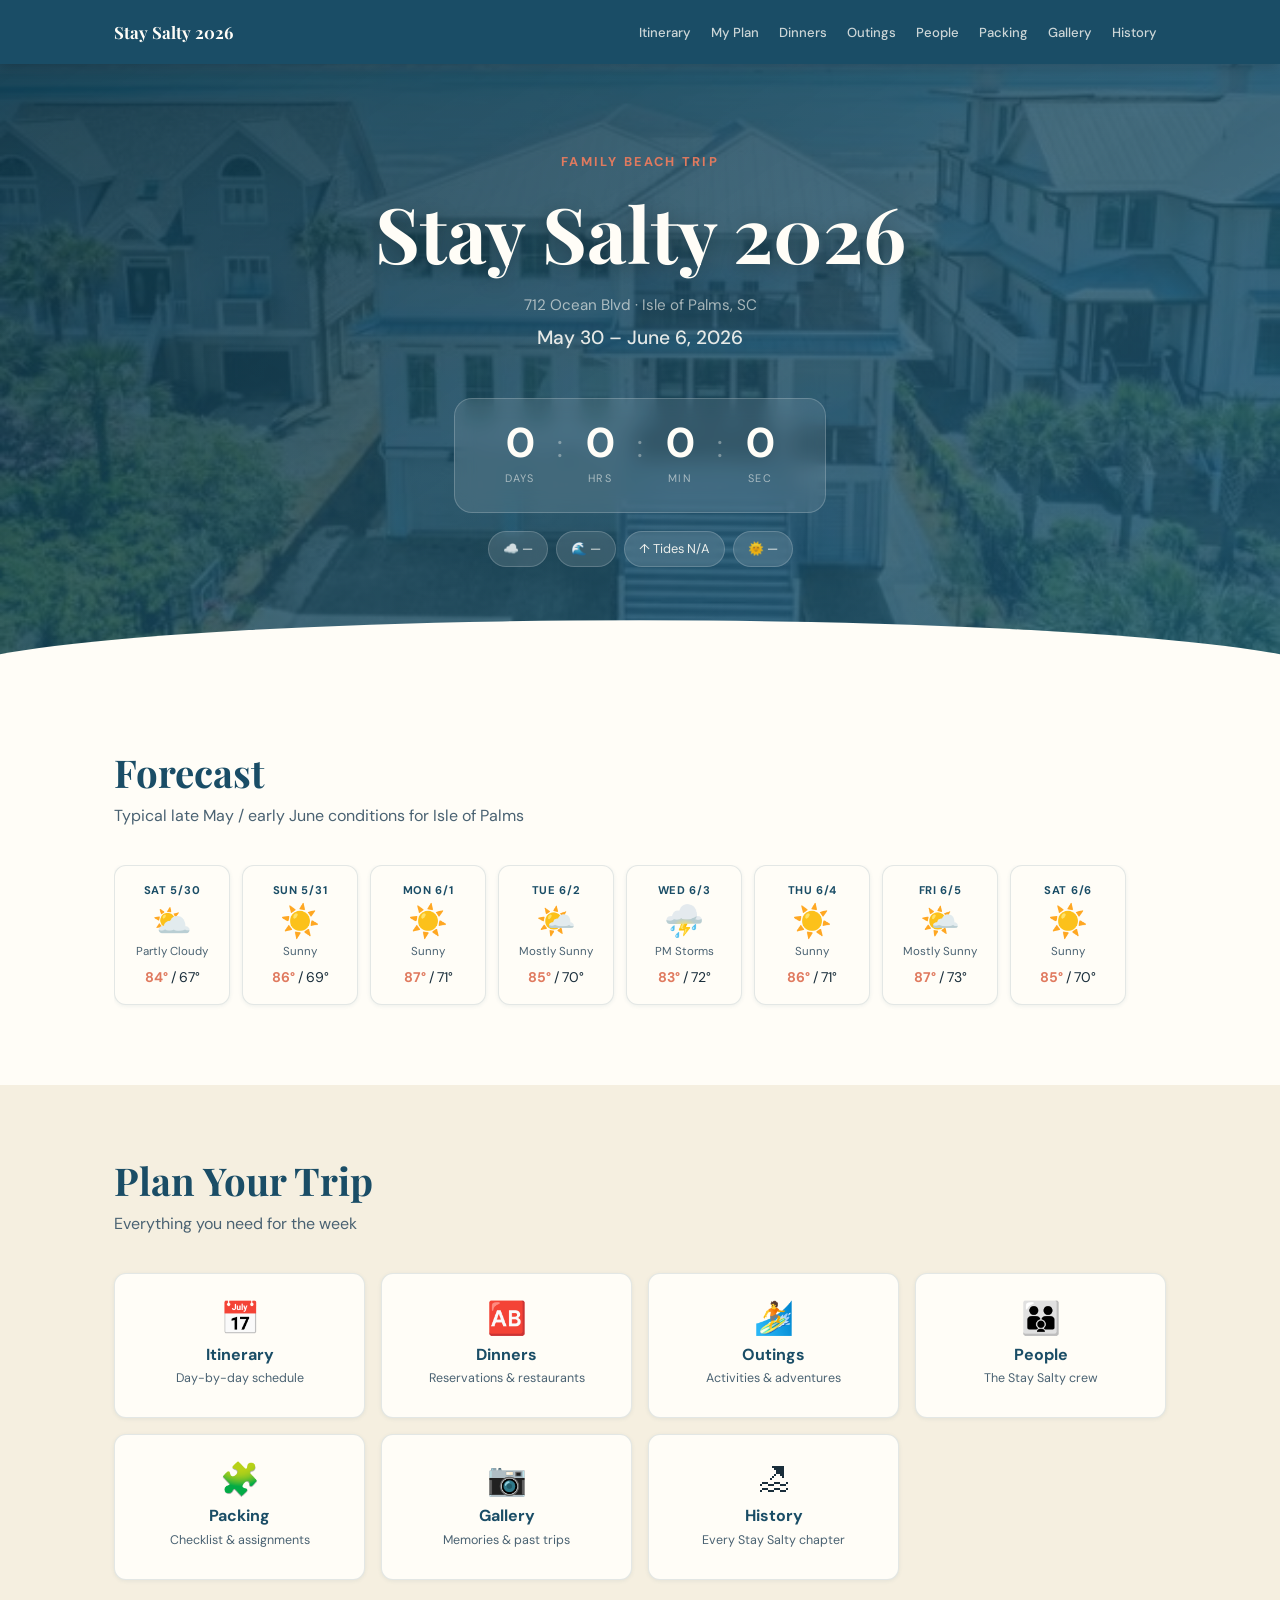
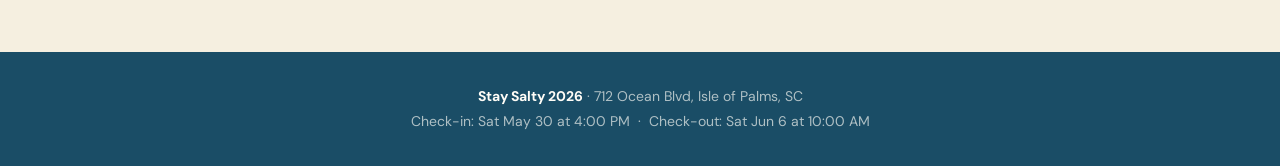
<file: index.html>
<!DOCTYPE html>
<html lang="en">
<head>
  <meta charset="UTF-8">
  <meta name="viewport" content="width=device-width, initial-scale=1.0">
  <title>Stay Salty 2026 — Isle of Palms, SC</title>
  <link rel="preconnect" href="https://fonts.googleapis.com">
  <link rel="preconnect" href="https://fonts.gstatic.com" crossorigin>
  <link href="https://fonts.googleapis.com/css2?family=Playfair+Display:wght@400;700&family=DM+Sans:ital,wght@0,400;0,500;0,700;1,400&display=swap" rel="stylesheet">
  <link rel="stylesheet" href="css/style.css">
</head>
<body>

  <!-- ── Navigation ──────────────────────────────────────────────────── -->
  <nav id="main-nav">
    <div class="nav-inner">
      <a href="index.html" class="nav-brand">Stay Salty 2026</a>
      <ul class="nav-links">
        <li><a href="itinerary.html">Itinerary</a></li>
        <li><a href="my-activities.html">My Plan</a></li>
        <li><a href="dinners.html">Dinners</a></li>
        <li><a href="outings.html">Outings</a></li>
        <li><a href="people.html">People</a></li>
        <li><a href="packing.html">Packing</a></li>
        <li><a href="gallery.html">Gallery</a></li>
        <li><a href="history.html">History</a></li>
      </ul>
      <button class="nav-toggle" aria-label="Open menu">&#9776;</button>
    </div>
  </nav>

  <!-- ── Hero ────────────────────────────────────────────────────────── -->
  <header id="hero">
    <div class="hero-content">
      <p class="hero-eyebrow">Family Beach Trip</p>
      <h1>Stay Salty 2026</h1>
      <p class="hero-location">712 Ocean Blvd &middot; Isle of Palms, SC</p>
      <p class="hero-dates">May 30 &ndash; June 6, 2026</p>
      <div class="countdown" aria-label="Countdown to trip">
        <div class="countdown-unit"><span id="cd-days">--</span><label>Days</label></div>
        <div class="countdown-sep">:</div>
        <div class="countdown-unit"><span id="cd-hours">--</span><label>Hrs</label></div>
        <div class="countdown-sep">:</div>
        <div class="countdown-unit"><span id="cd-mins">--</span><label>Min</label></div>
        <div class="countdown-sep">:</div>
        <div class="countdown-unit"><span id="cd-secs">--</span><label>Sec</label></div>
      </div>
      <!-- Live conditions — shown below countdown on mobile, hidden on desktop (nav has it) -->
      <div class="hero-conditions" id="hero-conditions" aria-label="Live conditions">
        <div class="hc-item hc-loading" id="hc-weather">&#9729;&#65039;</div>
        <div class="hc-item hc-loading" id="hc-surf">&#127754;</div>
        <div class="hc-item hc-loading" id="hc-tide">&#8593;</div>
        <div class="hc-item hc-loading" id="hc-sun">&#127774;</div>
      </div>
    </div>
    <div class="hero-wave" aria-hidden="true"></div>
  </header>

  <!-- ── Weather Strip ────────────────────────────────────────────────── -->
  <section id="weather">
    <div class="container">
      <h2 class="section-title">Forecast</h2>
      <p class="section-sub">Typical late May / early June conditions for Isle of Palms</p>
      <div class="weather-strip">
        <div class="weather-day">
          <span class="w-label">Sat 5/30</span>
          <span class="w-icon">⛅</span>
          <span class="w-desc">Partly Cloudy</span>
          <span class="w-temps"><strong>84&deg;</strong>&thinsp;/&thinsp;67&deg;</span>
        </div>
        <div class="weather-day">
          <span class="w-label">Sun 5/31</span>
          <span class="w-icon">☀️</span>
          <span class="w-desc">Sunny</span>
          <span class="w-temps"><strong>86&deg;</strong>&thinsp;/&thinsp;69&deg;</span>
        </div>
        <div class="weather-day">
          <span class="w-label">Mon 6/1</span>
          <span class="w-icon">☀️</span>
          <span class="w-desc">Sunny</span>
          <span class="w-temps"><strong>87&deg;</strong>&thinsp;/&thinsp;71&deg;</span>
        </div>
        <div class="weather-day">
          <span class="w-label">Tue 6/2</span>
          <span class="w-icon">🌤️</span>
          <span class="w-desc">Mostly Sunny</span>
          <span class="w-temps"><strong>85&deg;</strong>&thinsp;/&thinsp;70&deg;</span>
        </div>
        <div class="weather-day">
          <span class="w-label">Wed 6/3</span>
          <span class="w-icon">⛈️</span>
          <span class="w-desc">PM Storms</span>
          <span class="w-temps"><strong>83&deg;</strong>&thinsp;/&thinsp;72&deg;</span>
        </div>
        <div class="weather-day">
          <span class="w-label">Thu 6/4</span>
          <span class="w-icon">☀️</span>
          <span class="w-desc">Sunny</span>
          <span class="w-temps"><strong>86&deg;</strong>&thinsp;/&thinsp;71&deg;</span>
        </div>
        <div class="weather-day">
          <span class="w-label">Fri 6/5</span>
          <span class="w-icon">🌤️</span>
          <span class="w-desc">Mostly Sunny</span>
          <span class="w-temps"><strong>87&deg;</strong>&thinsp;/&thinsp;73&deg;</span>
        </div>
        <div class="weather-day">
          <span class="w-label">Sat 6/6</span>
          <span class="w-icon">☀️</span>
          <span class="w-desc">Sunny</span>
          <span class="w-temps"><strong>85&deg;</strong>&thinsp;/&thinsp;70&deg;</span>
        </div>
      </div>
    </div>
  </section>

  <!-- ── Quick Links ──────────────────────────────────────────────────── -->
  <section class="section-sand">
    <div class="container">
      <h2 class="section-title">Plan Your Trip</h2>
      <p class="section-sub">Everything you need for the week</p>
      <div class="quicklinks-grid">
        <a href="itinerary.html" class="quicklink-card">
          <span class="ql-icon">&#128197;</span>
          <span class="ql-text"><strong>Itinerary</strong><span>Day-by-day schedule</span></span>
        </a>
        <a href="dinners.html" class="quicklink-card">
          <span class="ql-icon">&#127374;</span>
          <span class="ql-text"><strong>Dinners</strong><span>Reservations &amp; restaurants</span></span>
        </a>
        <a href="outings.html" class="quicklink-card">
          <span class="ql-icon">&#127940;</span>
          <span class="ql-text"><strong>Outings</strong><span>Activities &amp; adventures</span></span>
        </a>
        <a href="people.html" class="quicklink-card">
          <span class="ql-icon">&#128106;</span>
          <span class="ql-text"><strong>People</strong><span>The Stay Salty crew</span></span>
        </a>
        <a href="packing.html" class="quicklink-card">
          <span class="ql-icon">&#129513;</span>
          <span class="ql-text"><strong>Packing</strong><span>Checklist &amp; assignments</span></span>
        </a>
        <a href="gallery.html" class="quicklink-card">
          <span class="ql-icon">&#128247;</span>
          <span class="ql-text"><strong>Gallery</strong><span>Memories &amp; past trips</span></span>
        </a>
        <a href="history.html" class="quicklink-card">
          <span class="ql-icon">&#127958;</span>
          <span class="ql-text"><strong>History</strong><span>Every Stay Salty chapter</span></span>
        </a>
      </div>
    </div>
  </section>

  <!-- ── Footer ───────────────────────────────────────────────────────── -->
  <footer>
    <div class="container">
      <p><strong>Stay Salty 2026</strong> &middot; 712 Ocean Blvd, Isle of Palms, SC</p>
      <p>Check-in: Sat May 30 at 4:00 PM &nbsp;&middot;&nbsp; Check-out: Sat Jun 6 at 10:00 AM</p>
    </div>
  </footer>

  <script src="js/data.js"></script>
  <script src="js/app.js"></script>
</body>
</html>
</file>
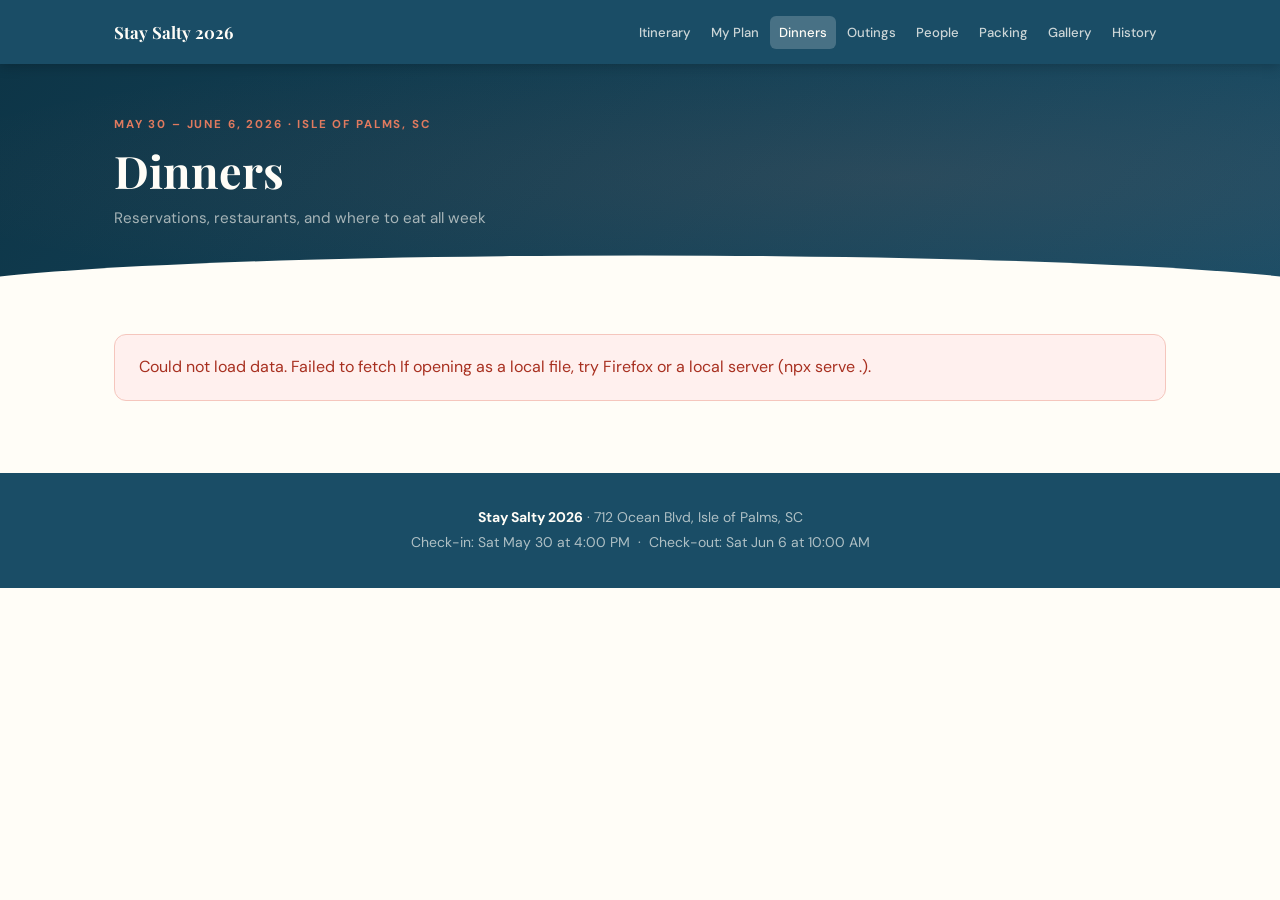
<file: dinners.html>
<!DOCTYPE html>
<html lang="en">
<head>
  <meta charset="UTF-8">
  <meta name="viewport" content="width=device-width, initial-scale=1.0">
  <title>Dinners — Stay Salty 2026</title>
  <link rel="preconnect" href="https://fonts.googleapis.com">
  <link rel="preconnect" href="https://fonts.gstatic.com" crossorigin>
  <link href="https://fonts.googleapis.com/css2?family=Playfair+Display:wght@400;700&family=DM+Sans:ital,wght@0,400;0,500;0,700;1,400&display=swap" rel="stylesheet">
  <link rel="stylesheet" href="css/style.css">
</head>
<body>

  <nav id="main-nav">
    <div class="nav-inner">
      <a href="index.html" class="nav-brand">Stay Salty 2026</a>
      <ul class="nav-links">
        <li><a href="itinerary.html">Itinerary</a></li>
        <li><a href="my-activities.html">My Plan</a></li>
        <li><a href="dinners.html">Dinners</a></li>
        <li><a href="outings.html">Outings</a></li>
        <li><a href="people.html">People</a></li>
        <li><a href="packing.html">Packing</a></li>
        <li><a href="gallery.html">Gallery</a></li>
        <li><a href="history.html">History</a></li>
      </ul>
      <button class="nav-toggle" aria-label="Open menu">&#9776;</button>
    </div>
  </nav>

  <div class="page-banner">
    <div class="container">
      <p class="page-eyebrow">May 30 &ndash; June 6, 2026 &middot; Isle of Palms, SC</p>
      <h1>Dinners</h1>
      <p class="page-subtitle">Reservations, restaurants, and where to eat all week</p>
    </div>
  </div>

  <main class="page-main">
    <div class="container">
      <div id="dinners-loading" class="spinner-wrap" hidden>
        <div class="spinner"></div><p>Loading dinners&hellip;</p>
      </div>
      <div id="dinners-error" class="error-box" hidden></div>
      <div id="dinners-content" class="card-grid" hidden></div>
    </div>
  </main>

  <footer>
    <div class="container">
      <p><strong>Stay Salty 2026</strong> &middot; 712 Ocean Blvd, Isle of Palms, SC</p>
      <p>Check-in: Sat May 30 at 4:00 PM &nbsp;&middot;&nbsp; Check-out: Sat Jun 6 at 10:00 AM</p>
    </div>
  </footer>

  <script src="js/data.js"></script>
  <script src="js/app.js"></script>
</body>
</html>
</file>
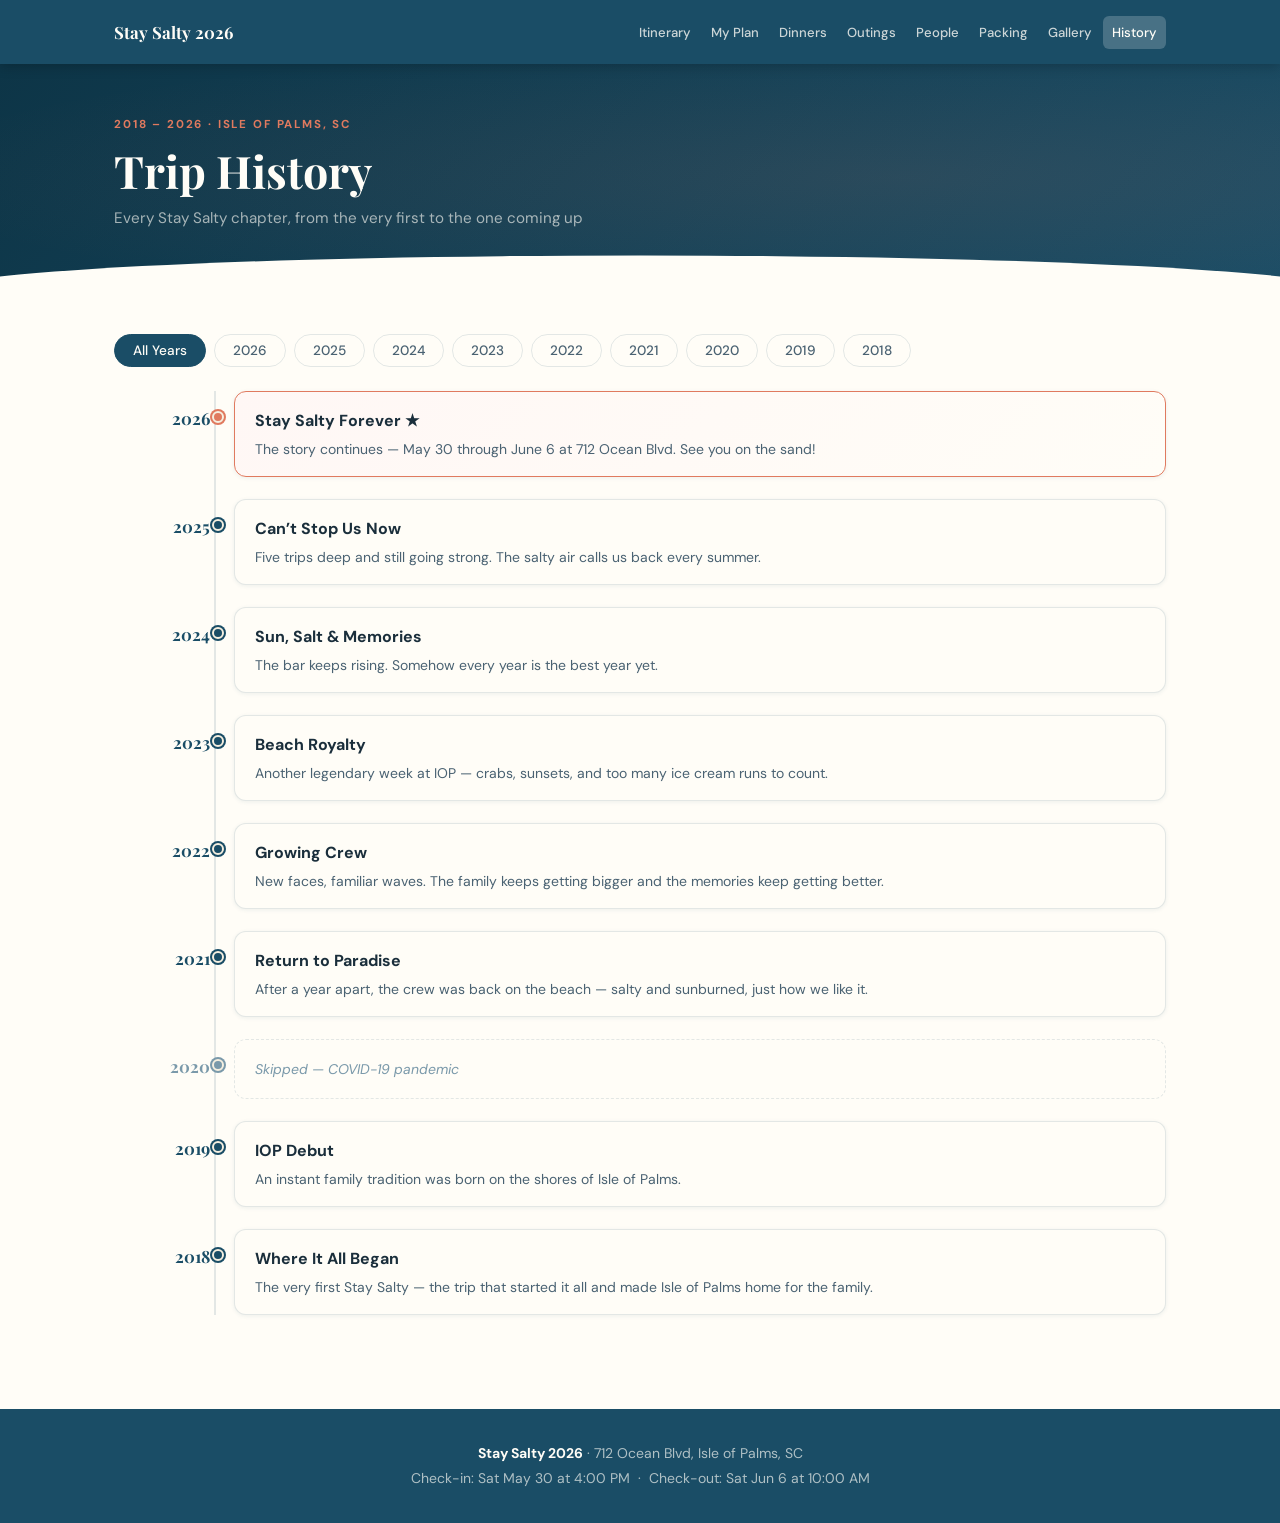
<file: history.html>
<!DOCTYPE html>
<html lang="en">
<head>
  <meta charset="UTF-8">
  <meta name="viewport" content="width=device-width, initial-scale=1.0">
  <title>History — Stay Salty 2026</title>
  <link rel="preconnect" href="https://fonts.googleapis.com">
  <link rel="preconnect" href="https://fonts.gstatic.com" crossorigin>
  <link href="https://fonts.googleapis.com/css2?family=Playfair+Display:wght@400;700&family=DM+Sans:ital,wght@0,400;0,500;0,700;1,400&display=swap" rel="stylesheet">
  <link rel="stylesheet" href="css/style.css">
</head>
<body>

  <nav id="main-nav">
    <div class="nav-inner">
      <a href="index.html" class="nav-brand">Stay Salty 2026</a>
      <ul class="nav-links">
        <li><a href="itinerary.html">Itinerary</a></li>
        <li><a href="my-activities.html">My Plan</a></li>
        <li><a href="dinners.html">Dinners</a></li>
        <li><a href="outings.html">Outings</a></li>
        <li><a href="people.html">People</a></li>
        <li><a href="packing.html">Packing</a></li>
        <li><a href="gallery.html">Gallery</a></li>
        <li><a href="history.html">History</a></li>
      </ul>
      <button class="nav-toggle" aria-label="Open menu">&#9776;</button>
    </div>
  </nav>

  <div class="page-banner">
    <div class="container">
      <p class="page-eyebrow">2018 &ndash; 2026 &middot; Isle of Palms, SC</p>
      <h1>Trip History</h1>
      <p class="page-subtitle">Every Stay Salty chapter, from the very first to the one coming up</p>
    </div>
  </div>

  <main class="page-main">
    <div class="container">

      <div class="filter-bar history-filter">
        <button class="filter-btn active" data-year="all">All Years</button>
        <button class="filter-btn" data-year="2026">2026</button>
        <button class="filter-btn" data-year="2025">2025</button>
        <button class="filter-btn" data-year="2024">2024</button>
        <button class="filter-btn" data-year="2023">2023</button>
        <button class="filter-btn" data-year="2022">2022</button>
        <button class="filter-btn" data-year="2021">2021</button>
        <button class="filter-btn" data-year="2020">2020</button>
        <button class="filter-btn" data-year="2019">2019</button>
        <button class="filter-btn" data-year="2018">2018</button>
      </div>

      <div class="timeline">

        <div class="timeline-item timeline-current" data-year="2026">
          <div class="timeline-year">2026</div>
          <div class="timeline-card timeline-card-current">
            <strong>Stay Salty Forever &#9733;</strong>
            <p>The story continues &mdash; May 30 through June 6 at 712 Ocean Blvd. See you on the sand!</p>
          </div>
        </div>

        <div class="timeline-item" data-year="2025">
          <div class="timeline-year">2025</div>
          <div class="timeline-card">
            <strong>Can&rsquo;t Stop Us Now</strong>
            <p>Five trips deep and still going strong. The salty air calls us back every summer.</p>
          </div>
        </div>

        <div class="timeline-item" data-year="2024">
          <div class="timeline-year">2024</div>
          <div class="timeline-card">
            <strong>Sun, Salt &amp; Memories</strong>
            <p>The bar keeps rising. Somehow every year is the best year yet.</p>
          </div>
        </div>

        <div class="timeline-item" data-year="2023">
          <div class="timeline-year">2023</div>
          <div class="timeline-card">
            <strong>Beach Royalty</strong>
            <p>Another legendary week at IOP &mdash; crabs, sunsets, and too many ice cream runs to count.</p>
          </div>
        </div>

        <div class="timeline-item" data-year="2022">
          <div class="timeline-year">2022</div>
          <div class="timeline-card">
            <strong>Growing Crew</strong>
            <p>New faces, familiar waves. The family keeps getting bigger and the memories keep getting better.</p>
          </div>
        </div>

        <div class="timeline-item" data-year="2021">
          <div class="timeline-year">2021</div>
          <div class="timeline-card">
            <strong>Return to Paradise</strong>
            <p>After a year apart, the crew was back on the beach &mdash; salty and sunburned, just how we like it.</p>
          </div>
        </div>

        <div class="timeline-item timeline-gap" data-year="2020">
          <div class="timeline-year">2020</div>
          <div class="timeline-card timeline-card-skip">
            <em>Skipped &mdash; COVID-19 pandemic</em>
          </div>
        </div>

        <div class="timeline-item" data-year="2019">
          <div class="timeline-year">2019</div>
          <div class="timeline-card">
            <strong>IOP Debut</strong>
            <p>An instant family tradition was born on the shores of Isle of Palms.</p>
          </div>
        </div>

        <div class="timeline-item" data-year="2018">
          <div class="timeline-year">2018</div>
          <div class="timeline-card">
            <strong>Where It All Began</strong>
            <p>The very first Stay Salty &mdash; the trip that started it all and made Isle of Palms home for the family.</p>
          </div>
        </div>

      </div>
    </div>
  </main>

  <footer>
    <div class="container">
      <p><strong>Stay Salty 2026</strong> &middot; 712 Ocean Blvd, Isle of Palms, SC</p>
      <p>Check-in: Sat May 30 at 4:00 PM &nbsp;&middot;&nbsp; Check-out: Sat Jun 6 at 10:00 AM</p>
    </div>
  </footer>

  <script src="js/data.js"></script>
  <script src="js/app.js"></script>
</body>
</html>
</file>
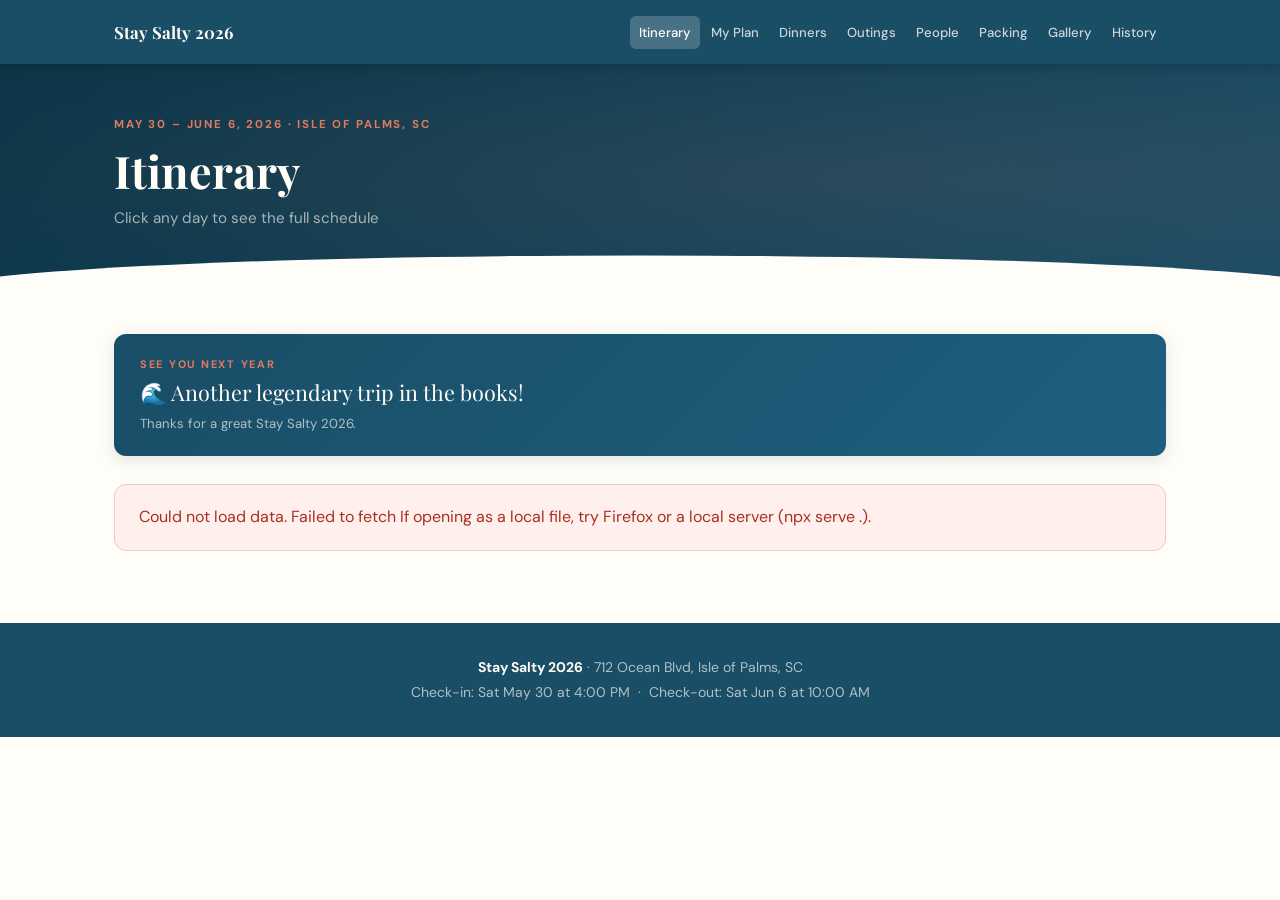
<file: itinerary.html>
<!DOCTYPE html>
<html lang="en">
<head>
  <meta charset="UTF-8">
  <meta name="viewport" content="width=device-width, initial-scale=1.0">
  <title>Itinerary — Stay Salty 2026</title>
  <link rel="preconnect" href="https://fonts.googleapis.com">
  <link rel="preconnect" href="https://fonts.gstatic.com" crossorigin>
  <link href="https://fonts.googleapis.com/css2?family=Playfair+Display:wght@400;700&family=DM+Sans:ital,wght@0,400;0,500;0,700;1,400&display=swap" rel="stylesheet">
  <link rel="stylesheet" href="css/style.css">
</head>
<body>

  <nav id="main-nav">
    <div class="nav-inner">
      <a href="index.html" class="nav-brand">Stay Salty 2026</a>
      <ul class="nav-links">
        <li><a href="itinerary.html">Itinerary</a></li>
        <li><a href="my-activities.html">My Plan</a></li>
        <li><a href="dinners.html">Dinners</a></li>
        <li><a href="outings.html">Outings</a></li>
        <li><a href="people.html">People</a></li>
        <li><a href="packing.html">Packing</a></li>
        <li><a href="gallery.html">Gallery</a></li>
        <li><a href="history.html">History</a></li>
      </ul>
      <button class="nav-toggle" aria-label="Open menu">&#9776;</button>
    </div>
  </nav>

  <div class="page-banner">
    <div class="container">
      <p class="page-eyebrow">May 30 &ndash; June 6, 2026 &middot; Isle of Palms, SC</p>
      <h1>Itinerary</h1>
      <p class="page-subtitle">Click any day to see the full schedule</p>
    </div>
  </div>

  <main class="page-main">
    <div class="container">
      <div id="itinerary-now"></div>
      <div id="itinerary-error" class="error-box" hidden></div>
      <div id="itinerary-content" hidden></div>
    </div>
  </main>

  <footer>
    <div class="container">
      <p><strong>Stay Salty 2026</strong> &middot; 712 Ocean Blvd, Isle of Palms, SC</p>
      <p>Check-in: Sat May 30 at 4:00 PM &nbsp;&middot;&nbsp; Check-out: Sat Jun 6 at 10:00 AM</p>
    </div>
  </footer>

  <script src="js/data.js"></script>
  <script src="js/app.js"></script>
</body>
</html>
</file>
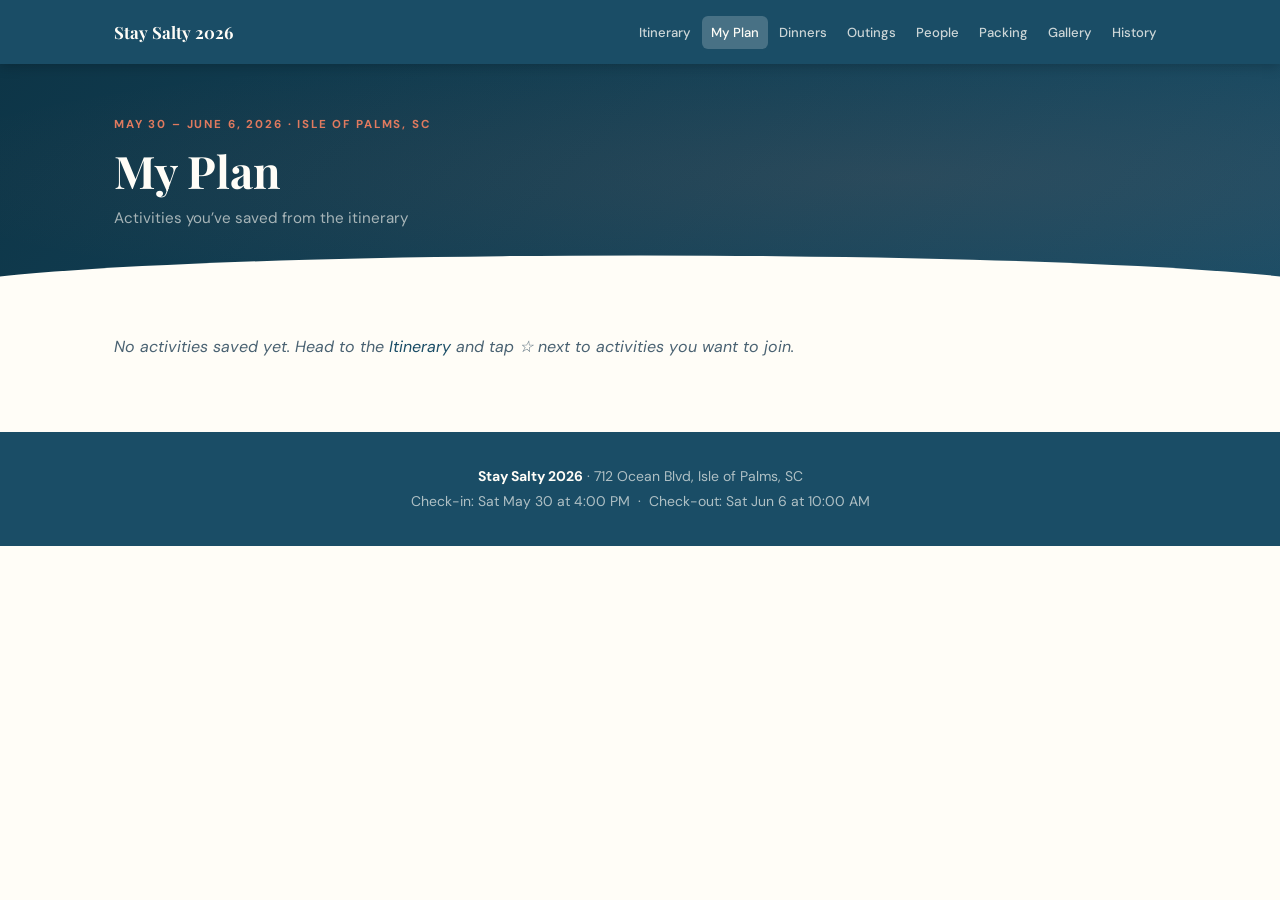
<file: my-activities.html>
<!DOCTYPE html>
<html lang="en">
<head>
  <meta charset="UTF-8">
  <meta name="viewport" content="width=device-width, initial-scale=1.0">
  <title>My Plan — Stay Salty 2026</title>
  <link rel="preconnect" href="https://fonts.googleapis.com">
  <link rel="preconnect" href="https://fonts.gstatic.com" crossorigin>
  <link href="https://fonts.googleapis.com/css2?family=Playfair+Display:wght@400;700&family=DM+Sans:ital,wght@0,400;0,500;0,700;1,400&display=swap" rel="stylesheet">
  <link rel="stylesheet" href="css/style.css">
</head>
<body>

  <nav id="main-nav">
    <div class="nav-inner">
      <a href="index.html" class="nav-brand">Stay Salty 2026</a>
      <ul class="nav-links">
        <li><a href="itinerary.html">Itinerary</a></li>
        <li><a href="my-activities.html">My Plan</a></li>
        <li><a href="dinners.html">Dinners</a></li>
        <li><a href="outings.html">Outings</a></li>
        <li><a href="people.html">People</a></li>
        <li><a href="packing.html">Packing</a></li>
        <li><a href="gallery.html">Gallery</a></li>
        <li><a href="history.html">History</a></li>
      </ul>
      <button class="nav-toggle" aria-label="Open menu">&#9776;</button>
    </div>
  </nav>

  <div class="page-banner">
    <div class="container">
      <p class="page-eyebrow">May 30 &ndash; June 6, 2026 &middot; Isle of Palms, SC</p>
      <h1>My Plan</h1>
      <p class="page-subtitle">Activities you&rsquo;ve saved from the itinerary</p>
    </div>
  </div>

  <main class="page-main">
    <div class="container">
      <button id="my-activities-clear" class="clear-activities-btn" hidden>Clear All</button>
      <div id="my-activities-content"></div>
    </div>
  </main>

  <footer>
    <div class="container">
      <p><strong>Stay Salty 2026</strong> &middot; 712 Ocean Blvd, Isle of Palms, SC</p>
      <p>Check-in: Sat May 30 at 4:00 PM &nbsp;&middot;&nbsp; Check-out: Sat Jun 6 at 10:00 AM</p>
    </div>
  </footer>

  <script src="js/data.js"></script>
  <script src="js/app.js"></script>
</body>
</html>
</file>
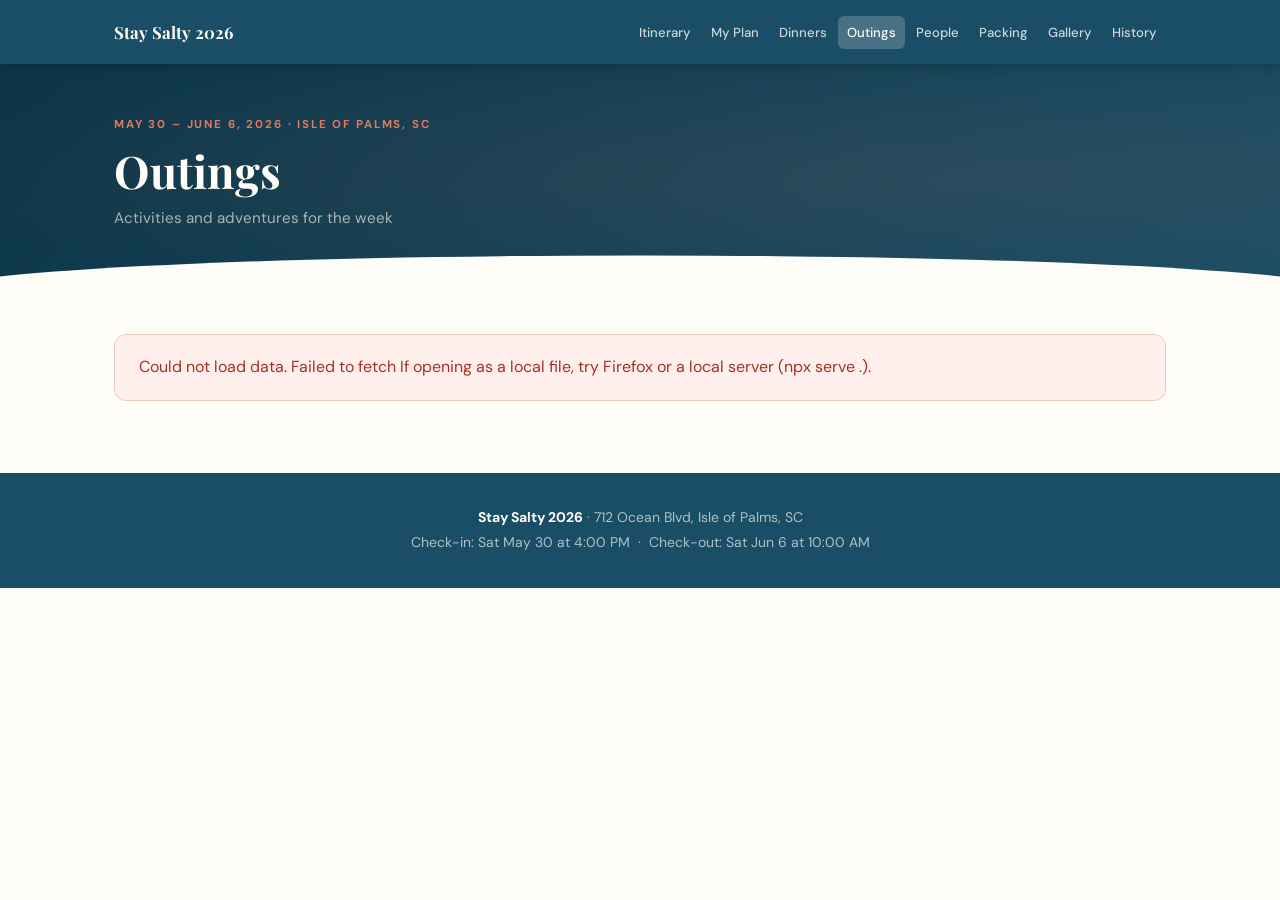
<file: outings.html>
<!DOCTYPE html>
<html lang="en">
<head>
  <meta charset="UTF-8">
  <meta name="viewport" content="width=device-width, initial-scale=1.0">
  <title>Outings — Stay Salty 2026</title>
  <link rel="preconnect" href="https://fonts.googleapis.com">
  <link rel="preconnect" href="https://fonts.gstatic.com" crossorigin>
  <link href="https://fonts.googleapis.com/css2?family=Playfair+Display:wght@400;700&family=DM+Sans:ital,wght@0,400;0,500;0,700;1,400&display=swap" rel="stylesheet">
  <link rel="stylesheet" href="css/style.css">
</head>
<body>

  <nav id="main-nav">
    <div class="nav-inner">
      <a href="index.html" class="nav-brand">Stay Salty 2026</a>
      <ul class="nav-links">
        <li><a href="itinerary.html">Itinerary</a></li>
        <li><a href="my-activities.html">My Plan</a></li>
        <li><a href="dinners.html">Dinners</a></li>
        <li><a href="outings.html">Outings</a></li>
        <li><a href="people.html">People</a></li>
        <li><a href="packing.html">Packing</a></li>
        <li><a href="gallery.html">Gallery</a></li>
        <li><a href="history.html">History</a></li>
      </ul>
      <button class="nav-toggle" aria-label="Open menu">&#9776;</button>
    </div>
  </nav>

  <div class="page-banner">
    <div class="container">
      <p class="page-eyebrow">May 30 &ndash; June 6, 2026 &middot; Isle of Palms, SC</p>
      <h1>Outings</h1>
      <p class="page-subtitle">Activities and adventures for the week</p>
    </div>
  </div>

  <main class="page-main">
    <div class="container">
      <div id="outings-loading" class="spinner-wrap" hidden>
        <div class="spinner"></div><p>Loading outings&hellip;</p>
      </div>
      <div id="outings-error" class="error-box" hidden></div>
      <div id="outings-controls" class="filter-bar" hidden>
        <button class="filter-btn active" data-filter="all">All</button>
        <button class="filter-btn" data-filter="Beach">Beach</button>
        <button class="filter-btn" data-filter="Food">Food</button>
        <button class="filter-btn" data-filter="Kids">Kids</button>
        <button class="filter-btn" data-filter="Nature">Nature</button>
      </div>
      <div id="outings-content" class="card-grid" hidden></div>
    </div>
  </main>

  <footer>
    <div class="container">
      <p><strong>Stay Salty 2026</strong> &middot; 712 Ocean Blvd, Isle of Palms, SC</p>
      <p>Check-in: Sat May 30 at 4:00 PM &nbsp;&middot;&nbsp; Check-out: Sat Jun 6 at 10:00 AM</p>
    </div>
  </footer>

  <script src="js/data.js"></script>
  <script src="js/app.js"></script>
</body>
</html>
</file>
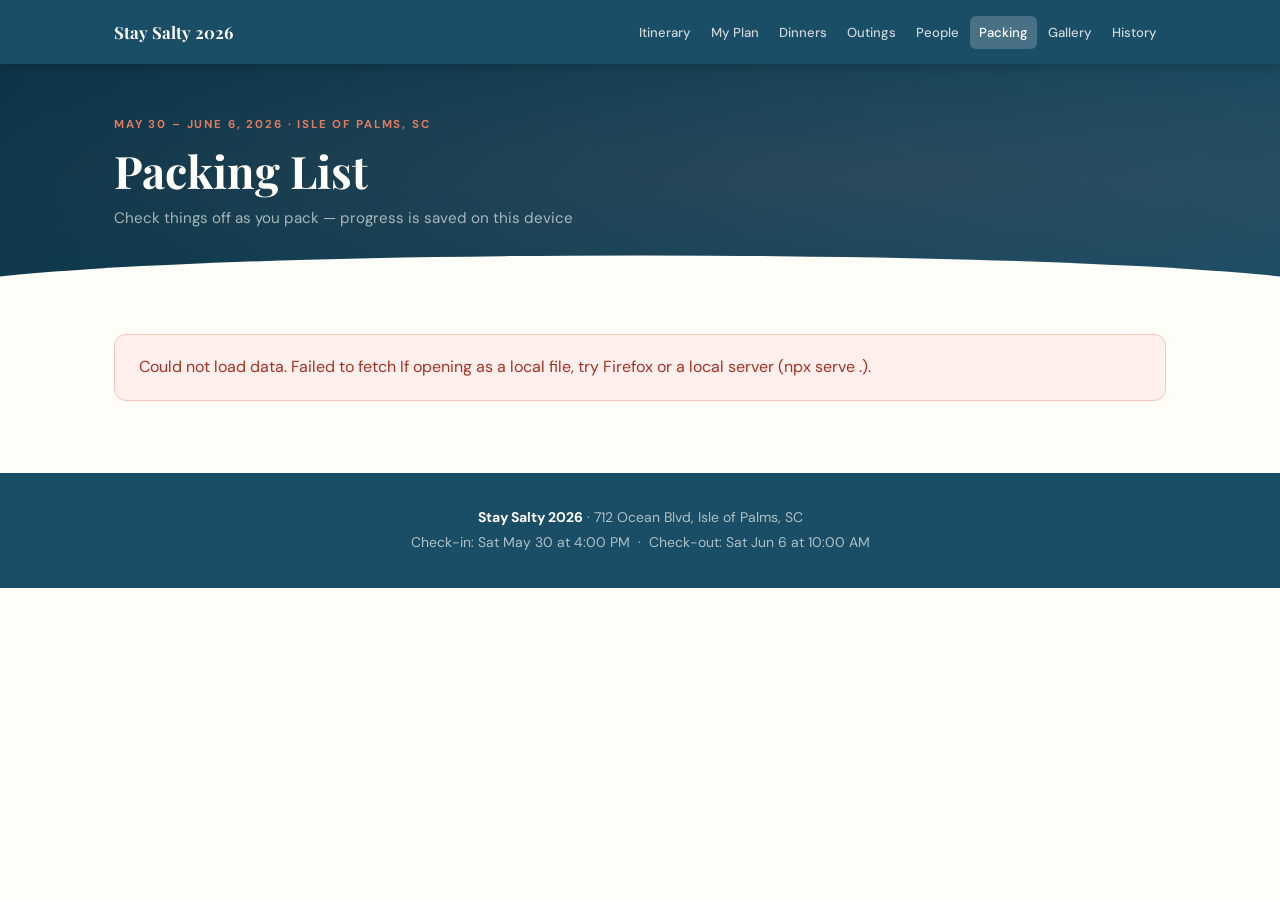
<file: packing.html>
<!DOCTYPE html>
<html lang="en">
<head>
  <meta charset="UTF-8">
  <meta name="viewport" content="width=device-width, initial-scale=1.0">
  <title>Packing — Stay Salty 2026</title>
  <link rel="preconnect" href="https://fonts.googleapis.com">
  <link rel="preconnect" href="https://fonts.gstatic.com" crossorigin>
  <link href="https://fonts.googleapis.com/css2?family=Playfair+Display:wght@400;700&family=DM+Sans:ital,wght@0,400;0,500;0,700;1,400&display=swap" rel="stylesheet">
  <link rel="stylesheet" href="css/style.css">
</head>
<body>

  <nav id="main-nav">
    <div class="nav-inner">
      <a href="index.html" class="nav-brand">Stay Salty 2026</a>
      <ul class="nav-links">
        <li><a href="itinerary.html">Itinerary</a></li>
        <li><a href="my-activities.html">My Plan</a></li>
        <li><a href="dinners.html">Dinners</a></li>
        <li><a href="outings.html">Outings</a></li>
        <li><a href="people.html">People</a></li>
        <li><a href="packing.html">Packing</a></li>
        <li><a href="gallery.html">Gallery</a></li>
        <li><a href="history.html">History</a></li>
      </ul>
      <button class="nav-toggle" aria-label="Open menu">&#9776;</button>
    </div>
  </nav>

  <div class="page-banner">
    <div class="container">
      <p class="page-eyebrow">May 30 &ndash; June 6, 2026 &middot; Isle of Palms, SC</p>
      <h1>Packing List</h1>
      <p class="page-subtitle">Check things off as you pack &mdash; progress is saved on this device</p>
    </div>
  </div>

  <main class="page-main">
    <div class="container">
      <div id="packing-loading" class="spinner-wrap" hidden>
        <div class="spinner"></div><p>Loading packing list&hellip;</p>
      </div>
      <div id="packing-error" class="error-box" hidden></div>
      <div id="packing-progress" hidden>
        <div class="progress-bar-wrap"><div class="progress-bar" id="packing-bar"></div></div>
        <p class="progress-label" id="packing-label"></p>
      </div>
      <div id="packing-content" hidden></div>
    </div>
  </main>

  <footer>
    <div class="container">
      <p><strong>Stay Salty 2026</strong> &middot; 712 Ocean Blvd, Isle of Palms, SC</p>
      <p>Check-in: Sat May 30 at 4:00 PM &nbsp;&middot;&nbsp; Check-out: Sat Jun 6 at 10:00 AM</p>
    </div>
  </footer>

  <script src="js/data.js"></script>
  <script src="js/app.js"></script>
</body>
</html>
</file>
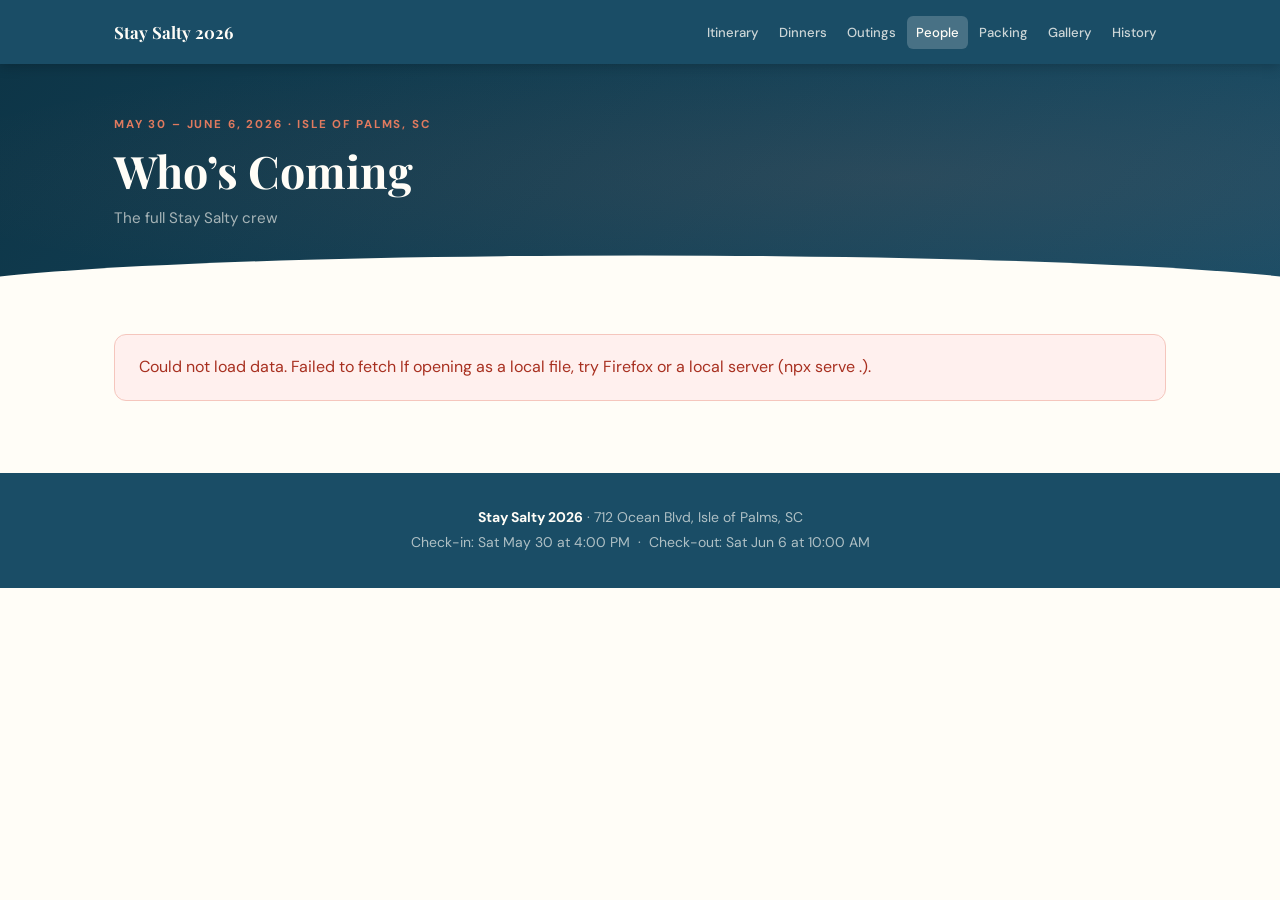
<file: people.html>
<!DOCTYPE html>
<html lang="en">
<head>
  <meta charset="UTF-8">
  <meta name="viewport" content="width=device-width, initial-scale=1.0">
  <title>People — Stay Salty 2026</title>
  <link rel="preconnect" href="https://fonts.googleapis.com">
  <link rel="preconnect" href="https://fonts.gstatic.com" crossorigin>
  <link href="https://fonts.googleapis.com/css2?family=Playfair+Display:wght@400;700&family=DM+Sans:ital,wght@0,400;0,500;0,700;1,400&display=swap" rel="stylesheet">
  <link rel="stylesheet" href="css/style.css">
</head>
<body>

  <nav id="main-nav">
    <div class="nav-inner">
      <a href="index.html" class="nav-brand">Stay Salty 2026</a>
      <ul class="nav-links">
        <li><a href="itinerary.html">Itinerary</a></li>
        <li><a href="dinners.html">Dinners</a></li>
        <li><a href="outings.html">Outings</a></li>
        <li><a href="people.html">People</a></li>
        <li><a href="packing.html">Packing</a></li>
        <li><a href="gallery.html">Gallery</a></li>
        <li><a href="history.html">History</a></li>
      </ul>
      <button class="nav-toggle" aria-label="Open menu">&#9776;</button>
    </div>
  </nav>

  <div class="page-banner">
    <div class="container">
      <p class="page-eyebrow">May 30 &ndash; June 6, 2026 &middot; Isle of Palms, SC</p>
      <h1>Who&rsquo;s Coming</h1>
      <p class="page-subtitle">The full Stay Salty crew</p>
    </div>
  </div>

  <main class="page-main">
    <div class="container">
      <div id="people-loading" class="spinner-wrap" hidden>
        <div class="spinner"></div><p>Loading roster&hellip;</p>
      </div>
      <div id="people-error" class="error-box" hidden></div>
      <div id="people-content" class="people-grid" hidden></div>
    </div>
  </main>

  <footer>
    <div class="container">
      <p><strong>Stay Salty 2026</strong> &middot; 712 Ocean Blvd, Isle of Palms, SC</p>
      <p>Check-in: Sat May 30 at 4:00 PM &nbsp;&middot;&nbsp; Check-out: Sat Jun 6 at 10:00 AM</p>
    </div>
  </footer>

  <script src="js/data.js"></script>
  <script src="js/app.js"></script>
</body>
</html>
</file>
<file: css/style.css>
/* Google Fonts */
@import url('https://fonts.googleapis.com/css2?family=Playfair+Display:wght@400;700&family=DM+Sans:ital,wght@0,400;0,500;0,700;1,400&display=swap');

/* ─── Variables ─────────────────────────────────────────────────────────── */
:root {
  --navy:      #1A4D66;
  --sand:      #F5EFE0;
  --coral:     #E07A5F;
  --green:     #3D6B4F;
  --white:     #FFFDF7;
  --text-dark: #1a2e3b;
  --text-mid:  #4a6272;
  --text-light:#7a99aa;
  --border:    rgba(26,77,102,.12);
  --shadow-sm: 0 1px 4px rgba(26,77,102,.08);
  --shadow-md: 0 4px 16px rgba(26,77,102,.13);
  --radius:    12px;
  --radius-sm: 8px;
}

/* ─── Reset ─────────────────────────────────────────────────────────────── */
*,*::before,*::after { box-sizing:border-box; margin:0; padding:0; }
[hidden] { display:none !important; }

html { scroll-behavior:smooth; scroll-padding-top:68px; }

body {
  font-family:'DM Sans',sans-serif;
  background:var(--white);
  color:var(--text-dark);
  line-height:1.6;
  font-size:16px;
}

h1,h2,h3,h4 { font-family:'Playfair Display',serif; line-height:1.2; }
a { color:var(--navy); text-decoration:none; transition:color .18s; }
a:hover { color:var(--coral); }

.container { max-width:1100px; margin:0 auto; padding:0 24px; }

/* ─── Nav ───────────────────────────────────────────────────────────────── */
#main-nav {
  position:sticky;
  top:0;
  z-index:200;
  background:var(--navy);
  box-shadow:0 2px 12px rgba(0,0,0,.22);
}

.nav-inner {
  max-width:1100px;
  margin:0 auto;
  padding:0 24px;
  height:64px;
  display:flex;
  align-items:center;
  gap:24px;
}

.nav-brand {
  font-family:'Playfair Display',serif;
  color:var(--white);
  font-size:1.05rem;
  font-weight:700;
  white-space:nowrap;
  flex-shrink:0;
  text-decoration:none;
  margin-right:auto; /* pin brand to far left; everything else flows right */
}
.nav-brand:hover { color:rgba(255,253,247,.8); }

.nav-links a.nav-active { background:rgba(255,255,255,.2); color:var(--white); }

.nav-links {
  display:flex;
  list-style:none;
  gap:2px;
  flex-wrap:nowrap;
  flex-shrink:1;
  min-width:0;
}

.nav-links a {
  display:block;
  color:rgba(255,253,247,.78);
  font-size:.82rem;
  font-weight:500;
  padding:6px 9px;
  border-radius:6px;
  transition:background .18s, color .18s;
  white-space:nowrap;
}
.nav-links a:hover { background:rgba(255,255,255,.15); color:var(--white); }

.nav-toggle { display:none; }

/* ─── Hero ──────────────────────────────────────────────────────────────── */
#hero {
  background-image:url('../hero_image_1.JPG');
  background-size:cover;
  background-position:center;
  color:var(--white);
  text-align:center;
  padding:88px 24px 110px;
  position:relative;
  overflow:hidden;
}

#hero::before {
  content:'';
  position:absolute;
  inset:0;
  background:
    linear-gradient(145deg, rgba(13,53,71,.88) 0%, rgba(26,77,102,.80) 55%, rgba(26,84,112,.84) 100%),
    radial-gradient(ellipse 70% 60% at 65% 35%, rgba(224,122,95,.12), transparent),
    radial-gradient(ellipse 50% 40% at 15% 75%, rgba(61,107,79,.08), transparent);
  pointer-events:none;
}

.hero-content { position:relative; z-index:1; }
.hero-wave    { position:relative; z-index:1; }

.hero-eyebrow {
  font-size:.8rem;
  font-weight:700;
  text-transform:uppercase;
  letter-spacing:.18em;
  color:var(--coral);
  margin-bottom:14px;
}

#hero h1 {
  font-size:clamp(2.6rem, 6vw, 5rem);
  color:var(--white);
  margin-bottom:14px;
  text-shadow:0 2px 20px rgba(0,0,0,.28);
}

.hero-location {
  font-size:.95rem;
  color:rgba(255,253,247,.6);
  margin-bottom:6px;
}

.hero-dates {
  font-size:1.2rem;
  font-weight:500;
  color:rgba(255,253,247,.88);
  margin-bottom:44px;
}

.countdown {
  display:inline-flex;
  align-items:center;
  gap:8px;
  background:rgba(255,255,255,.1);
  backdrop-filter:blur(10px);
  border:1px solid rgba(255,255,255,.2);
  border-radius:18px;
  padding:22px 36px;
}

.countdown-unit {
  display:flex;
  flex-direction:column;
  align-items:center;
  min-width:58px;
}

.countdown-unit span {
  font-size:2.6rem;
  font-weight:700;
  line-height:1;
  color:var(--white);
  font-variant-numeric:tabular-nums;
}

.countdown-unit label {
  font-size:.68rem;
  text-transform:uppercase;
  letter-spacing:.12em;
  color:rgba(255,253,247,.55);
  margin-top:5px;
}

.countdown-sep {
  font-size:2rem;
  color:rgba(255,253,247,.35);
  font-weight:300;
  margin-bottom:18px;
}

.hero-wave {
  position:absolute;
  bottom:-1px; left:0; right:0;
  height:58px;
  background:var(--white);
  clip-path:ellipse(55% 100% at 50% 100%);
}

/* ─── Sections ──────────────────────────────────────────────────────────── */
section { padding:72px 0; }
.section-sand { background:var(--sand); }

.section-title {
  font-size:clamp(1.75rem,3vw,2.4rem);
  color:var(--navy);
  margin-bottom:8px;
}

.section-sub { color:var(--text-mid); margin-bottom:36px; }

.empty-note { color:var(--text-mid); font-style:italic; }

/* ─── Spinner & Error ───────────────────────────────────────────────────── */
.spinner-wrap {
  display:flex;
  flex-direction:column;
  align-items:center;
  gap:14px;
  padding:56px 24px;
  color:var(--text-mid);
}

.spinner {
  width:36px; height:36px;
  border:3px solid var(--border);
  border-top-color:var(--navy);
  border-radius:50%;
  animation:spin .75s linear infinite;
}

@keyframes spin { to { transform:rotate(360deg); } }

.error-box {
  background:#fff0ee;
  border:1px solid #f5c6bd;
  border-radius:var(--radius);
  padding:20px 24px;
  color:#a83020;
  line-height:1.55;
}

/* ─── Weather Strip ─────────────────────────────────────────────────────── */
.weather-strip {
  display:flex;
  gap:12px;
  overflow-x:auto;
  padding-bottom:8px;
  scrollbar-width:thin;
  scrollbar-color:var(--border) transparent;
}

.weather-day {
  flex:0 0 auto;
  min-width:116px;
  background:var(--white);
  border:1px solid var(--border);
  border-radius:var(--radius);
  padding:16px 12px;
  text-align:center;
  box-shadow:var(--shadow-sm);
  display:flex;
  flex-direction:column;
  align-items:center;
  gap:4px;
  transition:transform .18s, box-shadow .18s;
}
.weather-day:hover { transform:translateY(-2px); box-shadow:var(--shadow-md); }

.w-label { font-size:.7rem; font-weight:700; color:var(--navy); text-transform:uppercase; letter-spacing:.06em; }
.w-icon  { font-size:2rem; line-height:1.1; }
.w-desc  { font-size:.72rem; color:var(--text-mid); }
.w-temps { font-size:.875rem; color:var(--text-dark); }
.w-temps strong { color:var(--coral); }

/* ─── Card Grid ─────────────────────────────────────────────────────────── */
.card-grid {
  display:grid;
  grid-template-columns:repeat(auto-fill, minmax(300px,1fr));
  gap:20px;
}

/* ─── Dinner Cards ──────────────────────────────────────────────────────── */
.dinner-card {
  background:var(--white);
  border:1px solid var(--border);
  border-radius:var(--radius);
  padding:24px;
  box-shadow:var(--shadow-sm);
  display:flex;
  flex-direction:column;
  gap:0;
  transition:transform .18s, box-shadow .18s;
}
.dinner-card:hover { transform:translateY(-2px); box-shadow:var(--shadow-md); }

.dinner-night {
  font-size:.7rem;
  font-weight:700;
  text-transform:uppercase;
  letter-spacing:.12em;
  color:var(--coral);
  margin-bottom:6px;
}

.dinner-name {
  font-family:'Playfair Display',serif;
  font-size:1.2rem;
  color:var(--navy);
  margin-bottom:3px;
}

.dinner-type {
  font-size:.78rem;
  color:var(--text-mid);
  margin-bottom:14px;
}

.dinner-meta { display:flex; flex-direction:column; gap:6px; font-size:.85rem; }

.dinner-meta-row { display:flex; gap:10px; align-items:flex-start; }

.dinner-meta-label {
  font-weight:600;
  color:var(--text-mid);
  min-width:88px;
  flex-shrink:0;
  font-size:.8rem;
}

.dinner-maps-link {
  display:inline-block;
  margin-top:14px;
  font-size:.78rem;
  font-weight:600;
  color:var(--navy);
  border:1.5px solid var(--border);
  border-radius:6px;
  padding:5px 12px;
  transition:background .18s, color .18s, border-color .18s;
  align-self:flex-start;
}
.dinner-maps-link:hover { background:var(--navy); color:var(--white); border-color:var(--navy); }

/* ─── Filter Bar ────────────────────────────────────────────────────────── */
.filter-bar { display:flex; gap:8px; flex-wrap:wrap; margin-bottom:24px; }

.filter-btn {
  font-family:'DM Sans',sans-serif;
  font-size:.85rem;
  font-weight:500;
  padding:7px 18px;
  border-radius:20px;
  border:1.5px solid var(--border);
  background:transparent;
  color:var(--text-mid);
  cursor:pointer;
  transition:all .18s;
}
.filter-btn:hover  { border-color:var(--navy); color:var(--navy); }
.filter-btn.active { background:var(--navy); color:var(--white); border-color:var(--navy); }

/* ─── Outings Cards ─────────────────────────────────────────────────────── */
.outing-card {
  background:var(--white);
  border:1px solid var(--border);
  border-radius:var(--radius);
  padding:20px;
  box-shadow:var(--shadow-sm);
  transition:transform .18s, box-shadow .18s;
}
.outing-card:hover  { transform:translateY(-2px); box-shadow:var(--shadow-md); }

.outing-header {
  display:flex;
  justify-content:space-between;
  align-items:flex-start;
  gap:12px;
  margin-bottom:10px;
}

.outing-name { font-family:'Playfair Display',serif; font-size:1.05rem; color:var(--navy); }

.category-badge {
  font-size:.68rem;
  font-weight:700;
  text-transform:uppercase;
  letter-spacing:.08em;
  padding:3px 10px;
  border-radius:20px;
  flex-shrink:0;
  white-space:nowrap;
}

.badge-Beach  { background:#dff0fa; color:#1a6a94; }
.badge-Food   { background:#fdeee8; color:#a84228; }
.badge-Kids   { background:#fdf6e0; color:#8a6010; }
.badge-Nature { background:#e8f4ec; color:#2a6040; }

.outing-meta { font-size:.8rem; color:var(--text-mid); display:flex; flex-direction:column; gap:3px; }
.outing-meta strong { color:var(--text-dark); }

.outing-notes {
  margin-top:10px;
  font-size:.78rem;
  color:var(--text-mid);
  font-style:italic;
  border-top:1px solid var(--border);
  padding-top:8px;
}

/* ─── People Grid ───────────────────────────────────────────────────────── */
.people-grid {
  display:grid;
  grid-template-columns:repeat(auto-fill, minmax(200px,1fr));
  gap:20px;
}

.person-card {
  background:var(--white);
  border:1px solid var(--border);
  border-radius:var(--radius);
  padding:24px 20px;
  text-align:center;
  box-shadow:var(--shadow-sm);
  transition:transform .18s, box-shadow .18s;
}
.person-card:hover { transform:translateY(-2px); box-shadow:var(--shadow-md); }

.avatar {
  width:62px; height:62px;
  border-radius:50%;
  display:flex;
  align-items:center;
  justify-content:center;
  font-family:'Playfair Display',serif;
  font-size:1.3rem;
  font-weight:700;
  color:#fff;
  margin:0 auto 14px;
  text-shadow:0 1px 4px rgba(0,0,0,.2);
}

.person-name   { font-family:'Playfair Display',serif; font-size:1rem; color:var(--navy); margin-bottom:3px; }
.person-family { font-size:.7rem; font-weight:700; text-transform:uppercase; letter-spacing:.1em; color:var(--coral); margin-bottom:6px; }
.person-role   { font-size:.8rem; color:var(--text-mid); margin-bottom:10px; }
.person-details { font-size:.75rem; color:var(--text-light); display:flex; flex-direction:column; gap:2px; }

/* ─── Itinerary Accordion ───────────────────────────────────────────────── */
.accordion { display:flex; flex-direction:column; gap:8px; }

.accordion-day {
  border:1px solid var(--border);
  border-radius:var(--radius);
  overflow:hidden;
}

.accordion-day summary {
  padding:16px 20px;
  cursor:pointer;
  display:flex;
  align-items:center;
  gap:16px;
  background:var(--white);
  list-style:none;
  user-select:none;
  transition:background .18s;
}
.accordion-day summary::-webkit-details-marker { display:none; }
.accordion-day summary:hover { background:#ede8db; }
.accordion-day[open] summary { background:var(--navy); }

.accordion-day-date {
  font-family:'Playfair Display',serif;
  font-size:1.05rem;
  color:var(--text-dark);
  flex:1;
}
.accordion-day[open] .accordion-day-date { color:var(--white); }

.accordion-arrow {
  font-size:.75rem;
  color:var(--text-light);
  transition:transform .2s;
}
.accordion-day[open] .accordion-arrow { transform:rotate(180deg); color:rgba(255,253,247,.6); }

.accordion-day-body { padding:20px; display:flex; flex-direction:column; gap:18px; }

.time-block-label {
  font-size:.7rem;
  font-weight:700;
  text-transform:uppercase;
  letter-spacing:.14em;
  color:var(--green);
  margin-bottom:8px;
  padding-bottom:4px;
  border-bottom:1px solid var(--border);
}

.activity-row {
  padding:9px 0;
  border-bottom:1px solid var(--border);
}
.activity-row:last-child { border-bottom:none; }

.activity-name   { font-weight:500; color:var(--text-dark); font-size:.9rem; }
.activity-detail { color:var(--text-mid); font-size:.8rem; margin-top:2px; }
.activity-who    { font-size:.75rem; color:var(--coral); font-style:italic; margin-top:2px; }

/* ─── Packing ───────────────────────────────────────────────────────────── */
.packing-group { margin-bottom:28px; }

.packing-category-header {
  display:flex;
  align-items:center;
  justify-content:space-between;
  font-family:'Playfair Display',serif;
  font-size:1.05rem;
  color:var(--navy);
  padding:12px 16px;
  background:rgba(26,77,102,.06);
  border-radius:var(--radius-sm);
  margin-bottom:4px;
}

.packing-count { font-size:.75rem; color:var(--text-mid); font-family:'DM Sans',sans-serif; }

.packing-item {
  display:flex;
  align-items:flex-start;
  gap:12px;
  padding:10px 16px;
  border-bottom:1px solid var(--border);
  transition:background .14s;
}
.packing-item:last-child { border-bottom:none; }
.packing-item:hover { background:rgba(245,239,224,.6); }

.packing-checkbox {
  width:17px; height:17px;
  accent-color:var(--green);
  flex-shrink:0;
  margin-top:3px;
  cursor:pointer;
}

.packing-item-label { cursor:pointer; flex:1; }
.packing-item-name  { font-size:.9rem; }
.packing-item.checked .packing-item-name { text-decoration:line-through; color:var(--text-light); }
.packing-item-sub   { font-size:.75rem; color:var(--text-mid); margin-top:1px; }

.progress-bar-wrap {
  background:rgba(26,77,102,.1);
  border-radius:99px;
  height:7px;
  margin-bottom:8px;
  overflow:hidden;
}

.progress-bar {
  height:100%;
  background:var(--green);
  border-radius:99px;
  transition:width .3s;
  width:0%;
}

.progress-label { font-size:.8rem; color:var(--text-mid); margin-bottom:24px; }

/* ─── Gallery ───────────────────────────────────────────────────────────── */
/* Toolbar: filter bar + upload button */
.gallery-toolbar {
  display:flex;
  align-items:center;
  gap:16px;
  margin-bottom:24px;
  flex-wrap:wrap;
}
.gallery-toolbar .filter-bar { flex:1; margin-bottom:0; }

.gallery-upload-btn {
  display:flex;
  align-items:center;
  gap:8px;
  background:var(--navy);
  color:var(--white);
  border:none;
  border-radius:var(--radius);
  padding:10px 20px;
  font-size:.9rem;
  font-weight:600;
  cursor:pointer;
  font-family:'DM Sans',sans-serif;
  white-space:nowrap;
  flex-shrink:0;
  transition:background .18s, transform .18s, box-shadow .18s;
}
.gallery-upload-btn:hover {
  background:var(--coral);
  transform:translateY(-1px);
  box-shadow:var(--shadow-md);
}

.gallery-status {
  font-size:.82rem;
  color:var(--text-mid);
  font-style:italic;
  margin-bottom:12px;
  min-height:1.2em;
}

.gallery-grid {
  display:grid;
  grid-template-columns:repeat(auto-fill, minmax(170px,1fr));
  gap:16px;
}

.gallery-card {
  aspect-ratio:1;
  background:var(--sand);
  border:1px solid var(--border);
  border-radius:var(--radius);
  display:flex;
  flex-direction:column;
  align-items:center;
  justify-content:center;
  gap:8px;
  transition:transform .18s, box-shadow .18s;
  overflow:hidden;
}
.gallery-card:hover { transform:translateY(-2px); box-shadow:var(--shadow-md); }

.gallery-emoji    { font-size:2.4rem; line-height:1; }
.gallery-label    { font-size:.78rem; color:var(--text-mid); text-align:center; padding:0 12px; }
.gallery-year-tag { font-size:.68rem; font-weight:700; color:var(--coral); text-transform:uppercase; }

.gallery-card-upcoming {
  background:linear-gradient(135deg, var(--navy), #2a6a90);
  border-color:transparent;
}
.gallery-card-upcoming .gallery-label    { color:rgba(255,253,247,.7); }
.gallery-card-upcoming .gallery-year-tag { color:var(--coral); }

/* Real photo cards */
.gallery-photo {
  position:relative;
  cursor:pointer;
  padding:0;
  border:none;
}
.gallery-photo img {
  width:100%; height:100%;
  object-fit:cover;
  display:block;
  transition:transform .3s;
}
.gallery-photo:hover img { transform:scale(1.05); }
.gallery-photo-meta {
  position:absolute;
  bottom:0; left:0; right:0;
  padding:20px 10px 8px;
  background:linear-gradient(transparent, rgba(0,0,0,.45));
  display:flex;
  justify-content:flex-end;
}
.gallery-photo .gallery-year-tag { color:#fff; }

/* Lightbox */
.lightbox {
  position:fixed;
  inset:0;
  z-index:900;
  display:flex;
  align-items:center;
  justify-content:center;
}
.lightbox[hidden] { display:none; }

.lightbox-backdrop {
  position:absolute;
  inset:0;
  background:rgba(0,0,0,.9);
}

.lightbox-inner {
  position:relative;
  z-index:1;
  max-width:92vw;
  max-height:92vh;
  display:flex;
  align-items:center;
  justify-content:center;
}

.lightbox-img {
  max-width:92vw;
  max-height:88vh;
  border-radius:var(--radius);
  object-fit:contain;
  box-shadow:0 8px 40px rgba(0,0,0,.5);
  display:block;
}

.lightbox-close {
  position:absolute;
  top:-18px; right:-18px;
  width:38px; height:38px;
  border-radius:50%;
  background:var(--white);
  color:var(--navy);
  border:none;
  font-size:1.3rem;
  cursor:pointer;
  display:flex;
  align-items:center;
  justify-content:center;
  font-weight:700;
  z-index:2;
  box-shadow:0 2px 10px rgba(0,0,0,.3);
  line-height:1;
  transition:background .15s;
}
.lightbox-close:hover { background:var(--coral); color:var(--white); }

/* ─── History Timeline ──────────────────────────────────────────────────── */
.timeline { position:relative; padding-left:120px; }

.timeline::before {
  content:'';
  position:absolute;
  left:100px; top:0; bottom:0;
  width:2px;
  background:var(--border);
}

.timeline-item { position:relative; margin-bottom:22px; }

.timeline-item::before {
  content:'';
  position:absolute;
  left:-22px; top:20px;
  width:12px; height:12px;
  border-radius:50%;
  background:var(--navy);
  border:2px solid var(--sand);
  box-shadow:0 0 0 2px var(--navy);
}

.timeline-gap::before { background:var(--text-light); box-shadow:0 0 0 2px var(--text-light); }

.timeline-year {
  position:absolute;
  left:-120px; top:14px;
  width:96px;
  font-family:'Playfair Display',serif;
  font-size:1.05rem;
  font-weight:700;
  color:var(--navy);
  text-align:right;
}

.timeline-gap .timeline-year { color:var(--text-light); }

.timeline-card {
  background:var(--white);
  border:1px solid var(--border);
  border-radius:var(--radius);
  padding:16px 20px;
  box-shadow:var(--shadow-sm);
}
.timeline-card p { font-size:.875rem; color:var(--text-mid); margin-top:4px; }
.timeline-card-skip { background:transparent; box-shadow:none; border-style:dashed; }
.timeline-card-skip em { color:var(--text-light); font-size:.875rem; }

.timeline-current::before { background:var(--coral); box-shadow:0 0 0 2px var(--coral); }
.timeline-card-current {
  border-color:var(--coral);
  background:linear-gradient(135deg, #fff7f5, var(--white));
}

/* ─── Footer ────────────────────────────────────────────────────────────── */
footer {
  background:var(--navy);
  color:rgba(255,253,247,.65);
  text-align:center;
  padding:32px 24px;
  font-size:.875rem;
  line-height:1.8;
}
footer strong { color:var(--white); }

/* ─── Responsive: Tablet ────────────────────────────────────────────────── */
@media (max-width:900px) {
  .nav-toggle {
    display:flex;
    align-items:center;
    justify-content:center;
    margin-left:auto;
    background:none;
    border:1px solid rgba(255,255,255,.3);
    color:var(--white);
    width:40px; height:40px;
    border-radius:6px;
    cursor:pointer;
    font-size:1.2rem;
    flex-shrink:0;
  }

  .nav-links {
    display:none;
    position:absolute;
    top:64px; left:0; right:0;
    background:var(--navy);
    padding:12px 24px 20px;
    flex-direction:column;
    gap:2px;
    box-shadow:0 8px 20px rgba(0,0,0,.22);
    z-index:300;
  }
  .nav-links.nav-open { display:flex; }
  #main-nav { position:sticky; }
}

/* ─── Responsive: Mobile (≤768px) ──────────────────────────────────────── */
@media (max-width:768px) {

  /* Global spacing tighter on mobile */
  .container { padding:0 16px; }
  section    { padding:40px 0; }

  /* ── Nav — strip to brand only, bottom nav takes over ── */
  #main-nav .nav-inner { height:52px; gap:0; }
  .nav-brand { font-size:.95rem; }

  /* ── Hero ── */
  #hero { padding:44px 20px 80px; }
  .hero-eyebrow { font-size:.72rem; margin-bottom:8px; }
  #hero h1 { font-size:clamp(2rem,10vw,3.2rem); margin-bottom:10px; }
  .hero-location { font-size:.85rem; }
  .hero-dates { font-size:1rem; margin-bottom:28px; }

  .countdown {
    padding:12px 14px;
    gap:4px;
    border-radius:14px;
  }
  .countdown-unit { min-width:38px; }
  .countdown-unit span { font-size:1.6rem; }
  .countdown-unit label { font-size:.6rem; }
  .countdown-sep { font-size:1.2rem; margin-bottom:12px; }

  .hero-wave { height:44px; }

  /* ── Page banners ── */
  .page-banner { padding:36px 0 44px; }
  .page-banner h1 { font-size:clamp(1.75rem,7vw,2.4rem); margin-bottom:6px; }
  .page-banner::after { height:28px; }

  /* ── Page main ── */
  .page-main { padding:28px 0 40px; }

  /* ── Section titles ── */
  .section-title { font-size:1.55rem; margin-bottom:6px; }
  .section-sub   { font-size:.875rem; margin-bottom:24px; }

  /* ── Weather strip ── */
  .weather-day { min-width:96px; padding:12px 8px; }
  .w-icon  { font-size:1.75rem; }
  .w-label { font-size:.65rem; }

  /* ── Card grids — single column ── */
  .card-grid   { grid-template-columns:1fr; gap:14px; }
  .people-grid { grid-template-columns:repeat(2,1fr); gap:12px; }
  .gallery-grid{ grid-template-columns:repeat(2,1fr); gap:12px; }

  /* ── Gallery toolbar ── */
  .gallery-toolbar { flex-direction:column; align-items:stretch; gap:10px; }
  .gallery-toolbar .filter-bar { flex:unset; }
  .gallery-upload-btn { justify-content:center; width:100%; }

  /* ── Quick links — vertical list ── */
  .quicklinks-grid { grid-template-columns:1fr; gap:6px; }
  .quicklink-card  {
    flex-direction:row;
    text-align:left;
    padding:14px 18px;
    gap:16px;
    justify-content:flex-start;
    align-items:center;
  }
  .ql-icon { font-size:1.5rem; }
  .ql-text { flex:1; }
  .quicklink-card strong { font-size:.95rem; }
  .quicklink-card::after {
    content:'›';
    margin-left:auto;
    font-size:1.4rem;
    color:var(--text-light);
    align-self:center;
    flex-shrink:0;
  }

  /* ── Filter bars — horizontally scrollable, no wrap ── */
  .filter-bar {
    flex-wrap:nowrap;
    overflow-x:auto;
    -webkit-overflow-scrolling:touch;
    scrollbar-width:none;
    padding-bottom:2px;
    margin-bottom:18px;
  }
  .filter-bar::-webkit-scrollbar { display:none; }
  .filter-btn { padding:6px 14px; font-size:.8rem; flex-shrink:0; }

  /* ── Gallery + History filter — 3-col grid, all buttons visible ── */
  .gallery-filter,
  .history-filter {
    display:grid;
    grid-template-columns:repeat(3, 1fr);
    gap:6px;
    overflow-x:visible;
    flex-wrap:unset;
    padding-bottom:0;
  }
  .gallery-filter .filter-btn,
  .history-filter .filter-btn { flex-shrink:unset; width:100%; text-align:center; padding:9px 4px; }
  .gallery-filter .filter-btn:first-child,
  .history-filter .filter-btn:first-child { grid-column:1 / -1; }

  /* ── Dinner cards ── */
  .dinner-card { padding:18px; }
  .dinner-name { font-size:1.05rem; }
  .dinner-meta-label { min-width:72px; }
  .dinner-meta { font-size:.82rem; }

  /* ── Outing cards ── */
  .outing-card { padding:16px; }
  .outing-name { font-size:1rem; }

  /* ── People cards ── */
  .person-card { padding:18px 12px; }
  .avatar { width:52px; height:52px; font-size:1.1rem; }
  .person-name { font-size:.9rem; }

  /* ── Cruise timeline ── */
  .day-block > summary { padding:14px 16px; }
  .day-header-date { font-size:.95rem; }
  .day-events { padding:14px 16px 2px; }
  .cruise-activity { font-size:.88rem; }
  .cruise-time { font-size:.68rem; padding:1px 7px; }
  .cruise-location, .cruise-who { font-size:.75rem; }
  .cruise-content { padding-bottom:14px; }

  /* ── Packing ── */
  .packing-category-header { padding:10px 14px; font-size:.95rem; }
  .packing-item { padding:10px 14px; gap:10px; }
  .packing-item-name { font-size:.875rem; }
  .progress-label { font-size:.75rem; }

  /* ── History timeline — stacked vertical list ── */
  .timeline { padding-left:0; }
  .timeline::before { display:none; }
  .timeline-item { display:flex; flex-direction:column; gap:4px; margin-bottom:14px; }
  .timeline-item::before { display:none; }
  .timeline-year { position:static; width:auto; font-size:.78rem; font-weight:700; text-transform:uppercase; letter-spacing:.1em; padding-top:0; color:var(--navy); }
  .timeline-gap .timeline-year { color:var(--text-light); }
  .timeline-current .timeline-year { color:var(--coral); }
  .timeline-card { padding:12px 14px; }
  .timeline-card p { font-size:.82rem; }
}

/* ─── Responsive: Small phones (≤400px) ────────────────────────────────── */
@media (max-width:400px) {
  .countdown-unit span { font-size:1.4rem; }
  .countdown-unit { min-width:32px; }
  .countdown-sep { font-size:1rem; }
  .people-grid { grid-template-columns:repeat(2,1fr); }
  .gallery-grid{ grid-template-columns:repeat(2,1fr); }
  .cruise-time { font-size:.64rem; padding:1px 6px; }
  .timeline-year { font-size:.72rem; letter-spacing:.08em; }
}

/* ─── Page Banner (sub-pages) ───────────────────────────────────────────── */
.page-banner {
  background:linear-gradient(135deg, #0d3547 0%, var(--navy) 100%);
  color:var(--white);
  padding:52px 0 60px;
  position:relative;
  overflow:hidden;
}

.page-banner::before {
  content:'';
  position:absolute;
  inset:0;
  background:radial-gradient(ellipse 80% 60% at 70% 50%, rgba(224,122,95,.1), transparent);
  pointer-events:none;
}

.page-banner::after {
  content:'';
  position:absolute;
  bottom:-1px; left:0; right:0;
  height:36px;
  background:var(--white);
  clip-path:ellipse(55% 100% at 50% 100%);
}

.page-banner-sand::after { background:var(--sand); }

.page-eyebrow {
  font-size:.72rem;
  font-weight:700;
  text-transform:uppercase;
  letter-spacing:.16em;
  color:var(--coral);
  margin-bottom:10px;
  position:relative;
}

.page-banner h1 {
  font-size:clamp(2rem,4vw,2.8rem);
  color:var(--white);
  margin-bottom:8px;
  position:relative;
}

.page-subtitle {
  color:rgba(255,253,247,.62);
  font-size:.95rem;
  position:relative;
}

.page-main        { padding:44px 0 72px; background:var(--white); }
.page-main-sand   { background:var(--sand); }

/* ─── Cruise-style Itinerary Timeline ───────────────────────────────────── */
.day-block {
  margin-bottom:10px;
  border-radius:var(--radius);
  overflow:hidden;
}

.day-block > summary {
  display:flex;
  align-items:center;
  gap:14px;
  padding:15px 22px;
  background:var(--navy);
  color:var(--white);
  border-radius:var(--radius);
  cursor:pointer;
  list-style:none;
  user-select:none;
  transition:background .18s;
}
.day-block > summary::-webkit-details-marker { display:none; }
.day-block > summary:hover { background:#1e5f7e; }
.day-block[open] > summary { border-radius:var(--radius) var(--radius) 0 0; }

.day-header-date {
  font-family:'Playfair Display',serif;
  font-size:1.05rem;
  flex:1;
}

.day-header-count {
  font-size:.72rem;
  color:rgba(255,253,247,.5);
  white-space:nowrap;
}

.day-arrow {
  font-size:.7rem;
  color:rgba(255,253,247,.45);
  transition:transform .2s;
}
.day-block[open] .day-arrow { transform:rotate(180deg); }

.day-events {
  background:var(--white);
  border:1px solid var(--border);
  border-top:none;
  border-radius:0 0 var(--radius) var(--radius);
  padding:20px 22px 4px;
}

/* Individual timeline entry: dot+line | content (time now inline) */
.cruise-entry {
  display:grid;
  grid-template-columns:28px 1fr;
}

.cruise-marker {
  display:flex;
  flex-direction:column;
  align-items:center;
  padding:0 9px;
}

.cruise-dot {
  width:10px; height:10px;
  border-radius:50%;
  background:var(--coral);
  outline:2px solid var(--coral);
  border:2px solid var(--white);
  flex-shrink:0;
  margin-top:5px;
}

.cruise-line {
  flex:1;
  width:2px;
  min-height:20px;
  background:var(--border);
  margin-top:5px;
}

.cruise-content { padding-bottom:20px; }

.cruise-activity-row {
  display:flex;
  align-items:baseline;
  flex-wrap:wrap;
  gap:6px;
}

.cruise-activity {
  font-size:.93rem;
  font-weight:600;
  color:var(--text-dark);
  line-height:1.35;
}

.cruise-time {
  font-size:.72rem;
  font-weight:700;
  color:var(--white);
  background:var(--coral);
  border-radius:20px;
  padding:1px 8px;
  white-space:nowrap;
  line-height:1.6;
}

.cruise-location {
  font-size:.79rem;
  color:var(--text-mid);
  margin-top:4px;
}

.cruise-who {
  font-size:.73rem;
  color:var(--coral);
  font-style:italic;
  margin-top:3px;
}

/* ─── Nav Live Conditions Widget ────────────────────────────────────────── */
.nav-conditions {
  display:flex;
  align-items:center;
  gap:10px;
  font-size:.76rem;
  color:rgba(255,253,247,.68);
  border-left:1px solid rgba(255,255,255,.14);
  padding-left:16px;
  white-space:nowrap;
  flex-shrink:0;
}

.nc-item {
  display:flex;
  align-items:baseline;
  gap:4px;
  line-height:1.2;
}

.nc-item strong { color:rgba(255,253,247,.96); font-weight:600; }

/* secondary label (condition text, wave period, station) */
.nc-sub {
  font-size:.7rem;
  color:rgba(255,253,247,.46);
  margin-left:2px;
}

.nc-sep { color:rgba(255,253,247,.22); }

.nc-loading {
  opacity:.4;
  animation:ncpulse 1.4s ease-in-out infinite;
}
@keyframes ncpulse { 0%,100%{opacity:.25} 50%{opacity:.55} }

/* hide on narrow screens where nav gets crowded */
@media (max-width:1350px) { .nav-conditions { display:none; } }

/* ─── Hero Conditions Pills (mobile / mid-width) ────────────────────────── */
.hero-conditions {
  display:none; /* desktop: conditions live in the nav */
  flex-wrap:wrap;
  justify-content:center;
  gap:8px;
  margin-top:18px;
}

.hc-item {
  display:flex;
  align-items:center;
  gap:5px;
  background:rgba(255,255,255,.13);
  backdrop-filter:blur(8px);
  -webkit-backdrop-filter:blur(8px);
  border:1px solid rgba(255,255,255,.18);
  border-radius:20px;
  padding:7px 14px;
  font-size:.8rem;
  color:rgba(255,253,247,.9);
  white-space:nowrap;
}
.hc-item strong { color:var(--white); font-weight:600; }
.hc-item .nc-sub { color:rgba(255,253,247,.55); margin-left:2px; }

.hc-loading {
  opacity:.4;
  animation:ncpulse 1.4s ease-in-out infinite;
}

/* show hero conditions when the nav widget is hidden */
@media (max-width:1350px) {
  .hero-conditions { display:flex; }
}

/* ─── Mobile Bottom Navigation ──────────────────────────────────────────── */
#bottom-nav {
  display:none;
}
#bn-drawer {
  display:none;
}

@media (max-width:768px) {
  /* ── Bottom nav bar ── */
  #bottom-nav {
    display:flex;
    position:fixed;
    bottom:0; left:0; right:0;
    height:62px;
    background:var(--white);
    border-top:1px solid var(--border);
    box-shadow:0 -2px 16px rgba(26,77,102,.1);
    z-index:500;
    padding-bottom:env(safe-area-inset-bottom, 0px);
  }

  .bn-item {
    flex:1;
    display:flex;
    flex-direction:column;
    align-items:center;
    justify-content:center;
    gap:3px;
    color:var(--text-light);
    font-size:.6rem;
    font-weight:700;
    text-transform:uppercase;
    letter-spacing:.04em;
    text-decoration:none;
    background:none;
    border:none;
    cursor:pointer;
    padding:6px 2px;
    -webkit-tap-highlight-color:transparent;
    transition:color .15s;
    font-family:'DM Sans',sans-serif;
    position:relative;
  }

  .bn-item svg { transition:stroke .15s; }
  .bn-item:active { opacity:.7; }

  .bn-item.bn-active,
  .bn-item:hover {
    color:var(--navy);
  }

  .bn-item.bn-active::after {
    content:'';
    position:absolute;
    top:0; left:10px; right:10px;
    height:3px;
    background:var(--coral);
    border-radius:0 0 3px 3px;
  }

  /* ── More drawer ── */
  #bn-drawer {
    display:block;
    position:fixed;
    bottom:62px; left:0; right:0;
    background:var(--white);
    border-top:1px solid var(--border);
    box-shadow:0 -4px 28px rgba(26,77,102,.15);
    z-index:499;
    padding:16px;
  }
  #bn-drawer[hidden] { display:none; }

  .bn-drawer-grid {
    display:grid;
    grid-template-columns:1fr 1fr;
    gap:10px;
  }

  .bn-drawer-item {
    display:flex;
    align-items:center;
    justify-content:center;
    padding:16px 12px;
    background:var(--sand);
    border-radius:var(--radius-sm);
    font-size:.95rem;
    font-weight:600;
    color:var(--navy);
    text-decoration:none;
    text-align:center;
    min-height:52px;
    -webkit-tap-highlight-color:transparent;
  }
  .bn-drawer-item.bn-active {
    background:var(--navy);
    color:var(--white);
  }

  /* ── Top nav: show hamburger, dropdown replaces bottom-nav More drawer ── */
  .nav-toggle { display:flex !important; }
  .nav-links  { display:none !important; top:52px; padding:8px 16px 16px; gap:4px; }
  .nav-links.nav-open { display:flex !important; }
  .nav-links a { font-size:.95rem; padding:12px 16px; border-radius:var(--radius-sm); }
  .nav-links li { border-bottom:1px solid rgba(255,255,255,.08); }
  .nav-links li:last-child { border-bottom:none; }

  /* ── Push body content above bottom nav ── */
  body {
    padding-bottom:calc(62px + env(safe-area-inset-bottom, 0px));
  }
}

/* ─── Right Now Card (Itinerary page) ───────────────────────────────────── */
.now-card {
  background:linear-gradient(135deg, var(--navy) 0%, #1e5f7e 100%);
  color:var(--white);
  border-radius:var(--radius);
  padding:22px 26px;
  margin-bottom:28px;
  display:flex;
  flex-direction:column;
  gap:5px;
  box-shadow:var(--shadow-md);
}

.now-eyebrow {
  font-size:.68rem;
  font-weight:700;
  text-transform:uppercase;
  letter-spacing:.16em;
  color:var(--coral);
}

.now-activity {
  font-family:'Playfair Display',serif;
  font-size:1.35rem;
  color:var(--white);
  line-height:1.25;
}

.now-detail {
  font-size:.82rem;
  color:rgba(255,253,247,.65);
  margin-top:2px;
}

.now-next {
  font-size:.8rem;
  color:rgba(255,253,247,.55);
  margin-top:10px;
  padding-top:10px;
  border-top:1px solid rgba(255,255,255,.14);
}
.now-next strong { color:rgba(255,253,247,.88); }

@media (max-width:768px) {
  .now-card { padding:18px 18px; margin-bottom:20px; }
  .now-activity { font-size:1.15rem; }
}

/* ─── Homepage Quick Links ───────────────────────────────────────────────── */
.quicklinks-grid {
  display:grid;
  grid-template-columns:repeat(auto-fill, minmax(200px,1fr));
  gap:16px;
}

.quicklink-card {
  display:flex;
  flex-direction:column;
  align-items:center;
  gap:8px;
  background:var(--white);
  border:1px solid var(--border);
  border-radius:var(--radius);
  padding:28px 20px;
  text-align:center;
  color:var(--text-dark);
  text-decoration:none;
  box-shadow:var(--shadow-sm);
  transition:transform .18s, box-shadow .18s, border-color .18s;
}
.quicklink-card:hover {
  transform:translateY(-3px);
  box-shadow:var(--shadow-md);
  border-color:var(--coral);
  color:var(--text-dark);
}
.ql-icon { font-size:2rem; line-height:1; flex-shrink:0; }
.ql-text { display:flex; flex-direction:column; gap:2px; }
.quicklink-card strong { font-size:1rem; color:var(--navy); }
.quicklink-card .ql-text > span { font-size:.78rem; color:var(--text-mid); }

/* ─── Save-to-My-Plan star (itinerary entries) ──────────────────────────── */
.activity-save-label {
  display:inline-flex;
  align-items:center;
  cursor:pointer;
  margin-left:auto;
  flex-shrink:0;
  padding:2px 0 2px 8px;
  align-self:center;
  -webkit-tap-highlight-color:transparent;
}

.activity-save-cb {
  position:absolute;
  opacity:0;
  width:0; height:0;
  pointer-events:none;
}

.activity-save-icon {
  font-size:.95rem;
  color:var(--text-light);
  line-height:1;
  transition:color .15s, transform .15s;
  user-select:none;
}

.activity-save-label:hover .activity-save-icon,
.activity-save-label:focus-within .activity-save-icon { color:var(--coral); transform:scale(1.2); }

.activity-save-cb:checked + .activity-save-icon { color:var(--coral); }

/* ─── My Plan page ───────────────────────────────────────────────────────── */
.clear-activities-btn {
  font-family:'DM Sans',sans-serif;
  font-size:.82rem;
  font-weight:600;
  padding:7px 18px;
  border-radius:20px;
  border:1.5px solid var(--border);
  background:transparent;
  color:var(--text-mid);
  cursor:pointer;
  transition:border-color .18s, color .18s;
  margin-bottom:24px;
  display:block;
}
.clear-activities-btn:hover { border-color:var(--coral); color:var(--coral); }

.my-activities-day { margin-bottom:16px; }

.my-activities-day-header {
  font-family:'Playfair Display',serif;
  font-size:1rem;
  color:var(--white);
  background:var(--navy);
  padding:11px 18px;
  border-radius:var(--radius) var(--radius) 0 0;
}

.my-activity-item {
  background:var(--white);
  border:1px solid var(--border);
  border-top:none;
  padding:14px 18px;
}
.my-activity-item:last-child { border-radius:0 0 var(--radius) var(--radius); }

.my-activity-row {
  display:flex;
  align-items:center;
  gap:10px;
  justify-content:space-between;
}

.my-activity-info {
  display:flex;
  align-items:baseline;
  flex-wrap:wrap;
  gap:6px;
  flex:1;
  min-width:0;
}

.remove-activity-btn {
  background:none;
  border:1px solid var(--border);
  border-radius:50%;
  width:24px; height:24px;
  display:flex;
  align-items:center;
  justify-content:center;
  font-size:.65rem;
  color:var(--text-light);
  cursor:pointer;
  flex-shrink:0;
  transition:background .15s, color .15s, border-color .15s;
  font-family:'DM Sans',sans-serif;
  line-height:1;
  padding:0;
}
.remove-activity-btn:hover { background:#fff0ee; border-color:var(--coral); color:var(--coral); }

@media (max-width:768px) {
  .activity-save-label { padding:4px 0 4px 10px; }
  .activity-save-icon  { font-size:1.05rem; }
}
</file>
